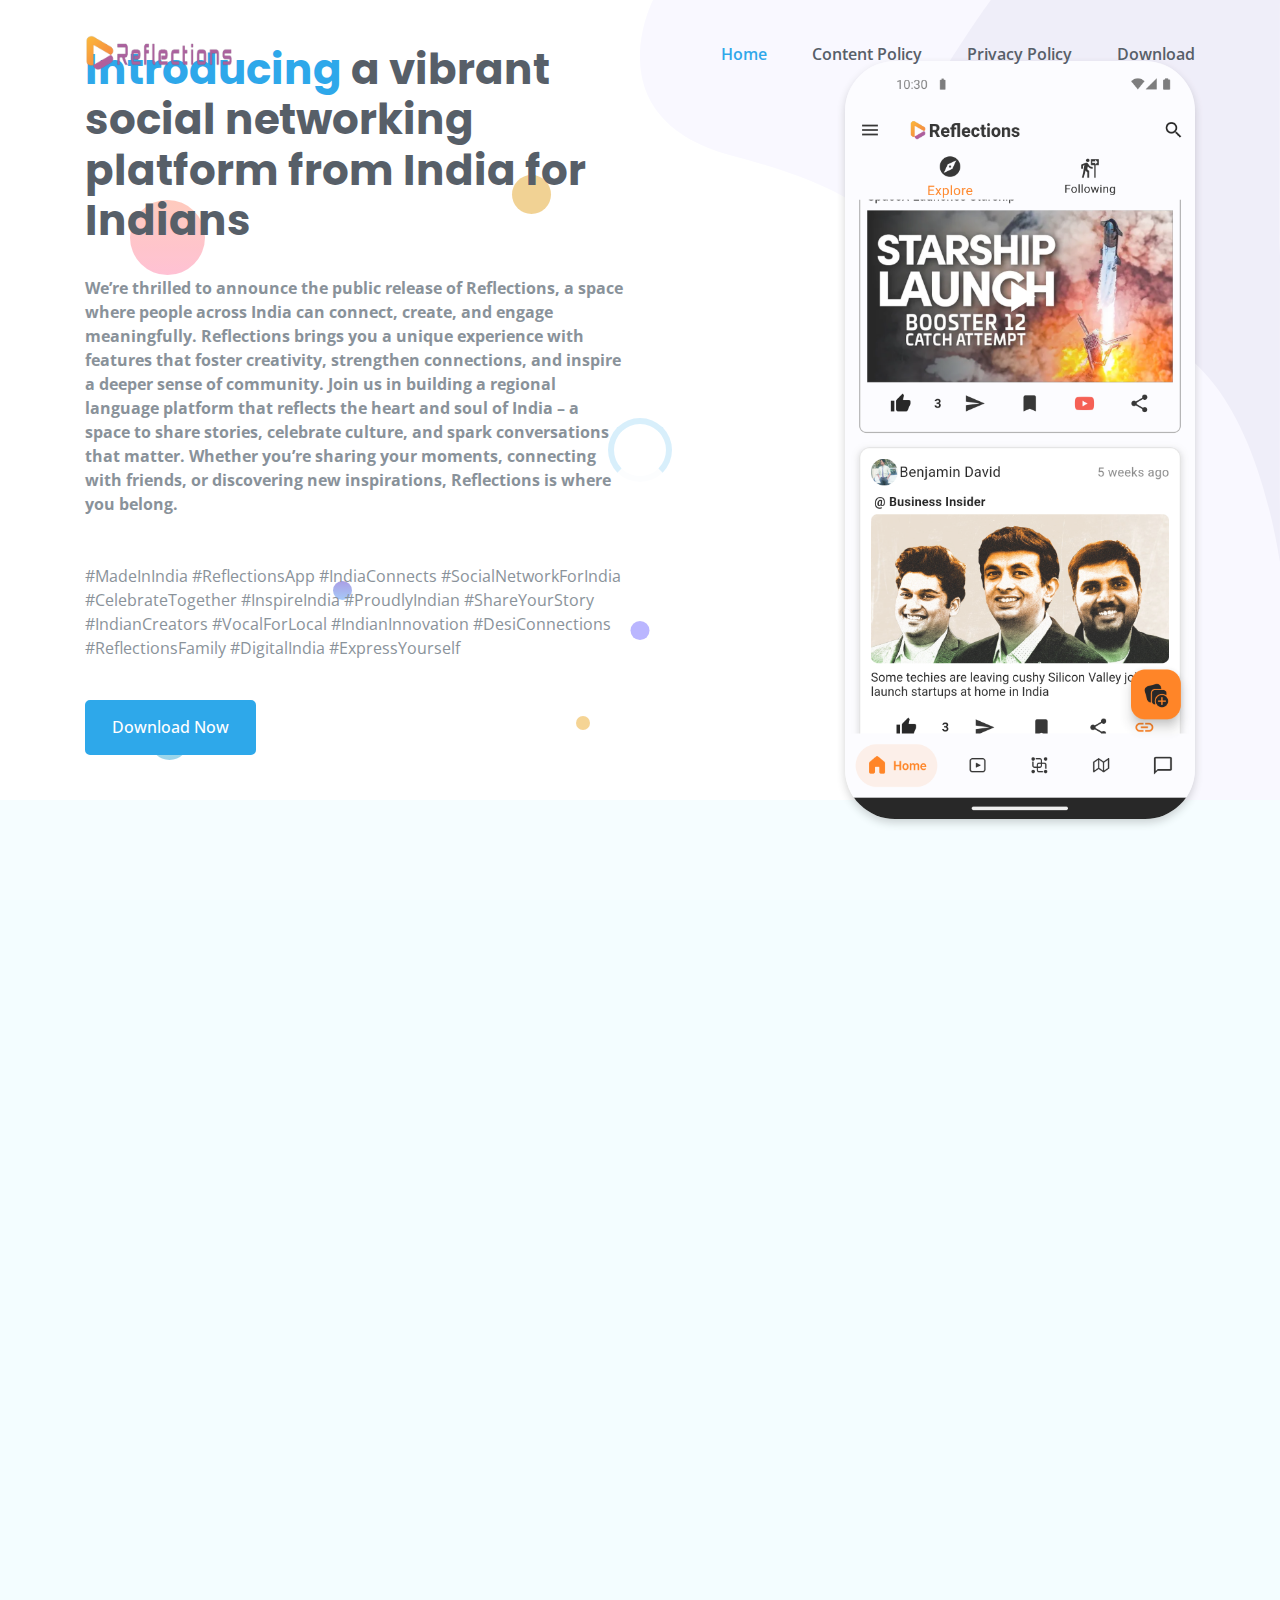
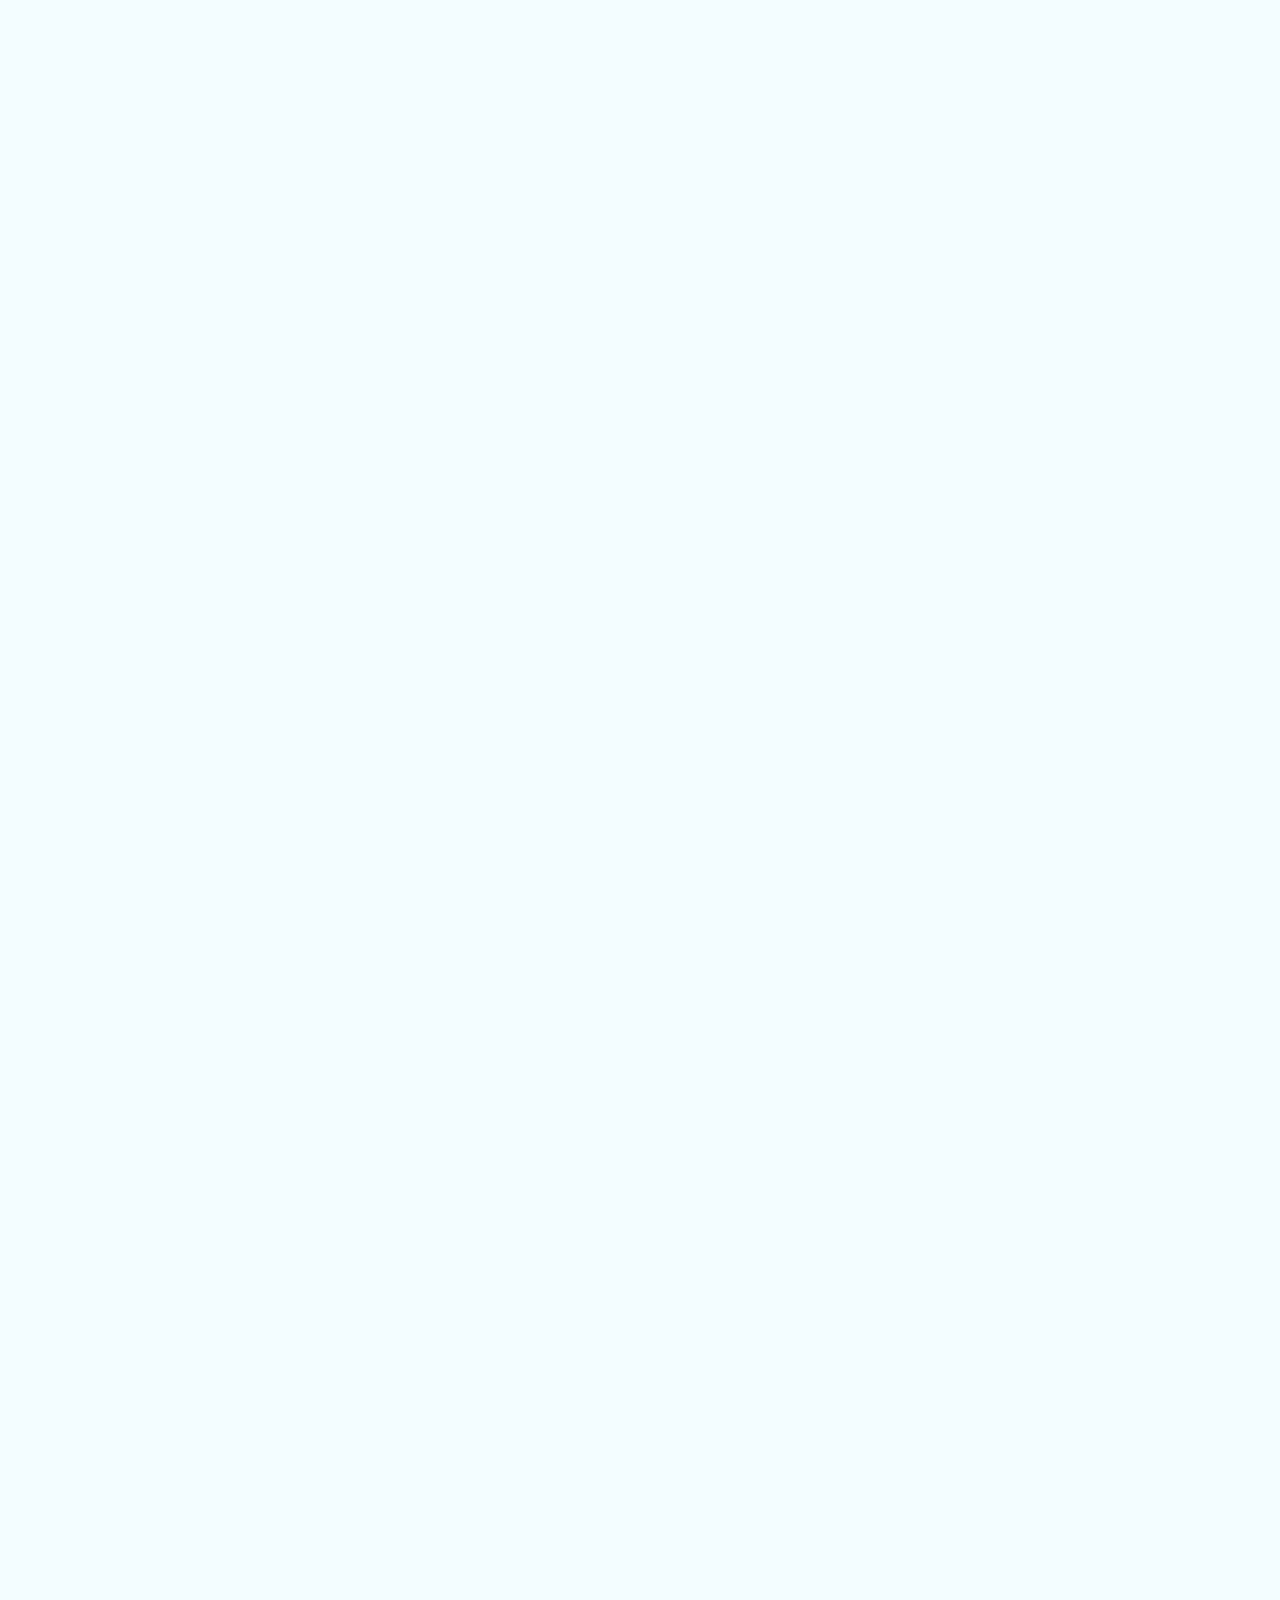
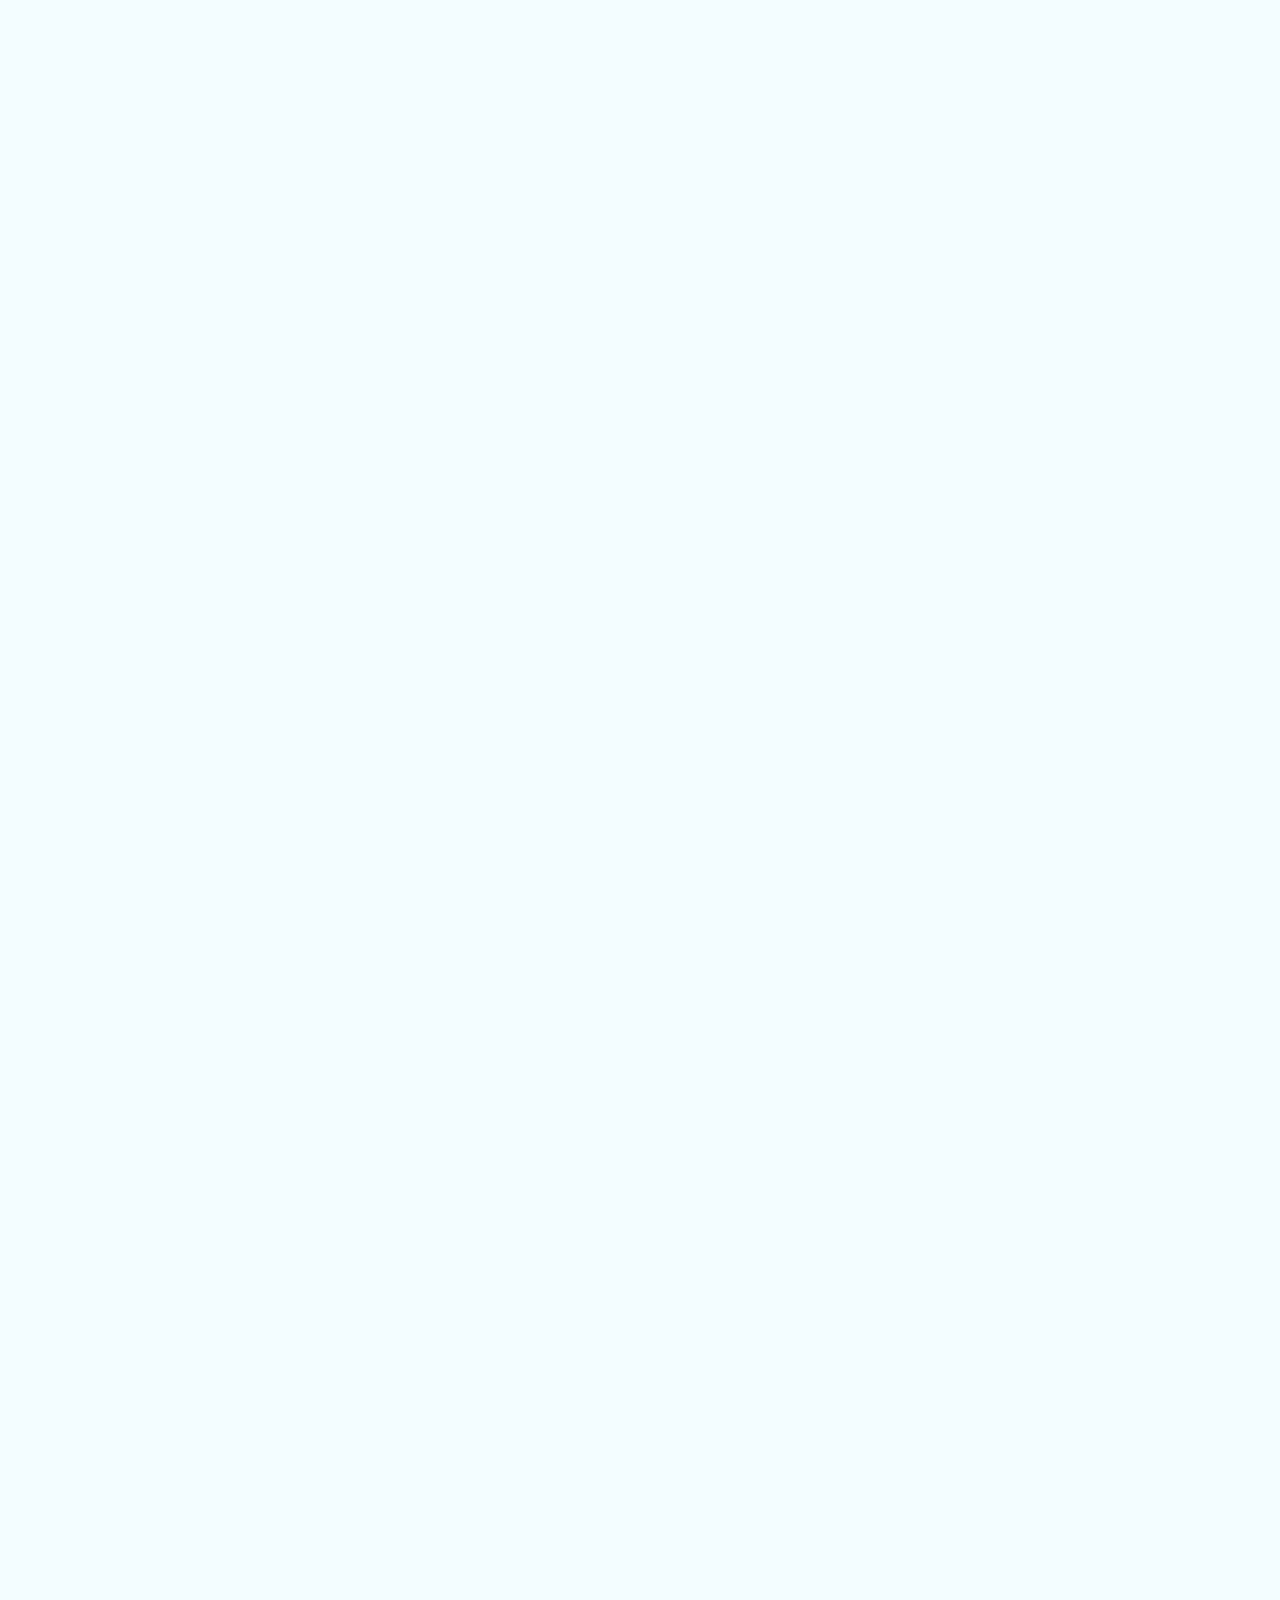
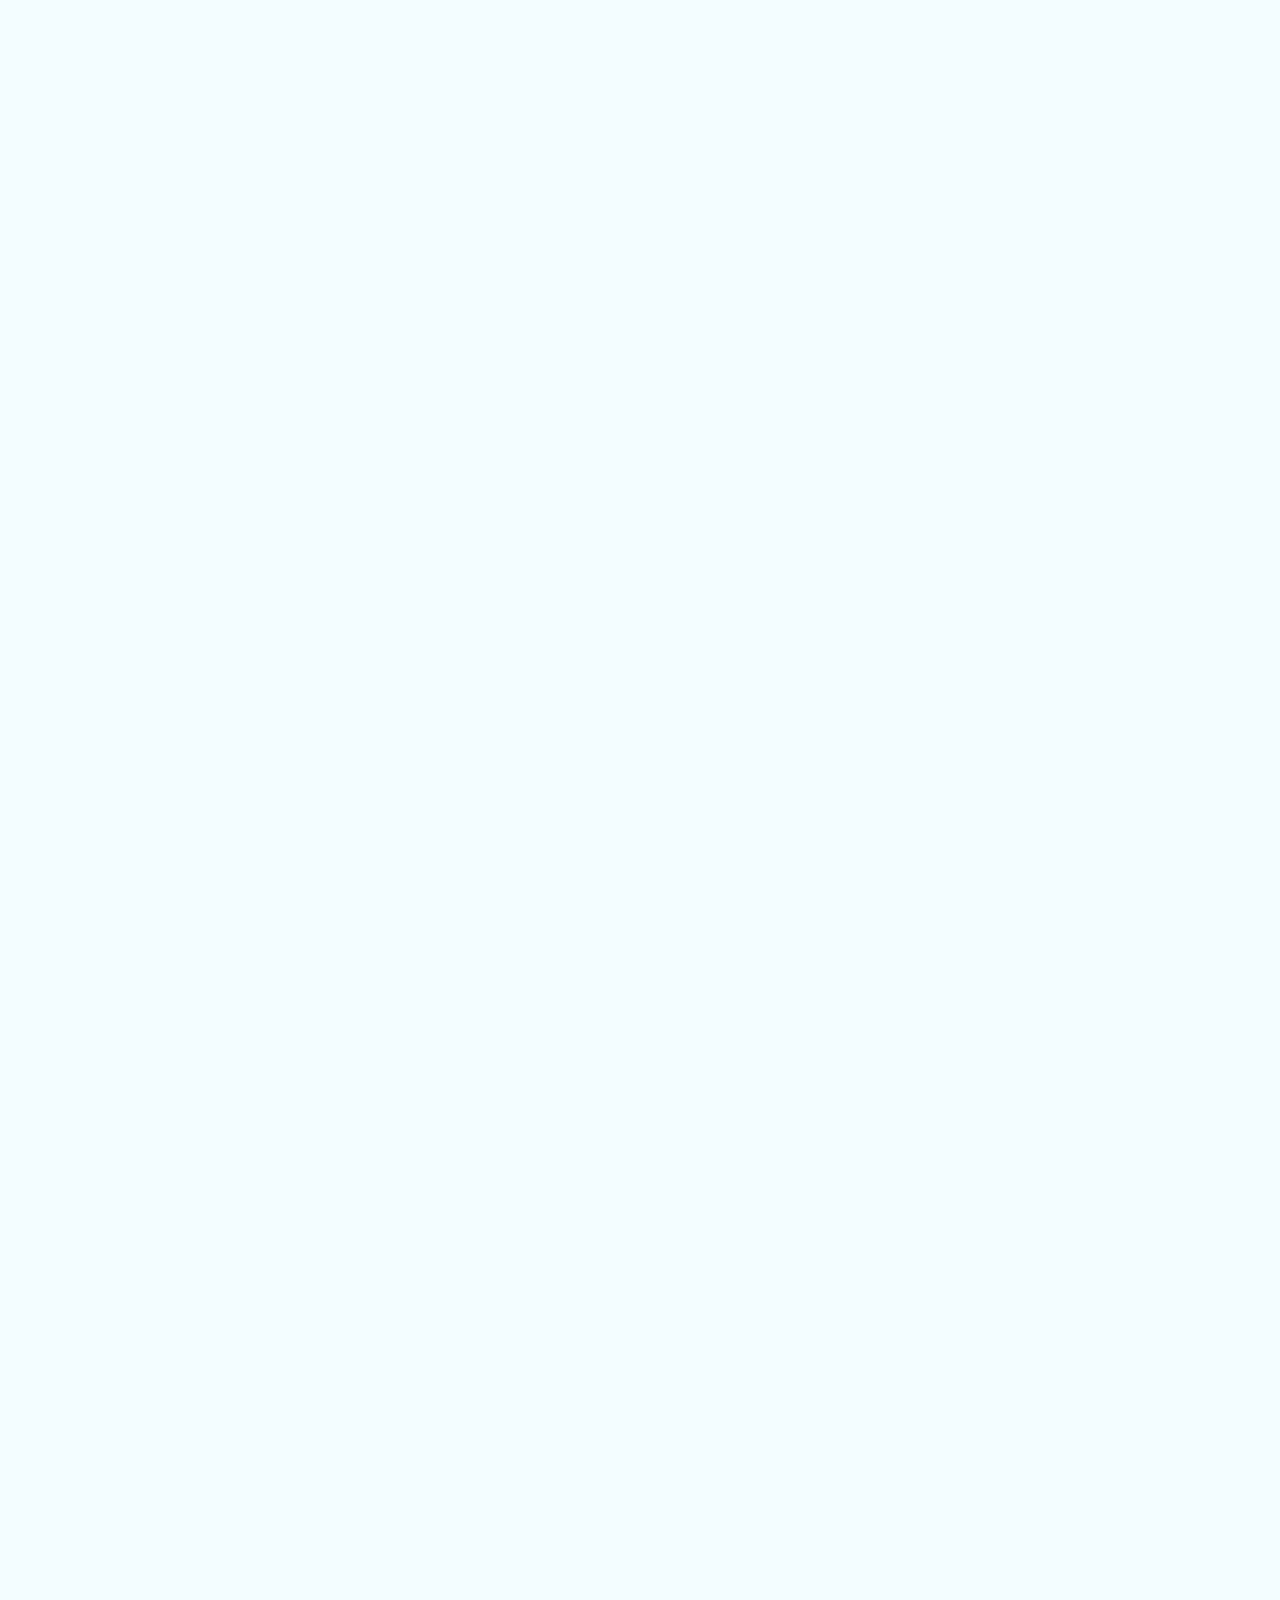
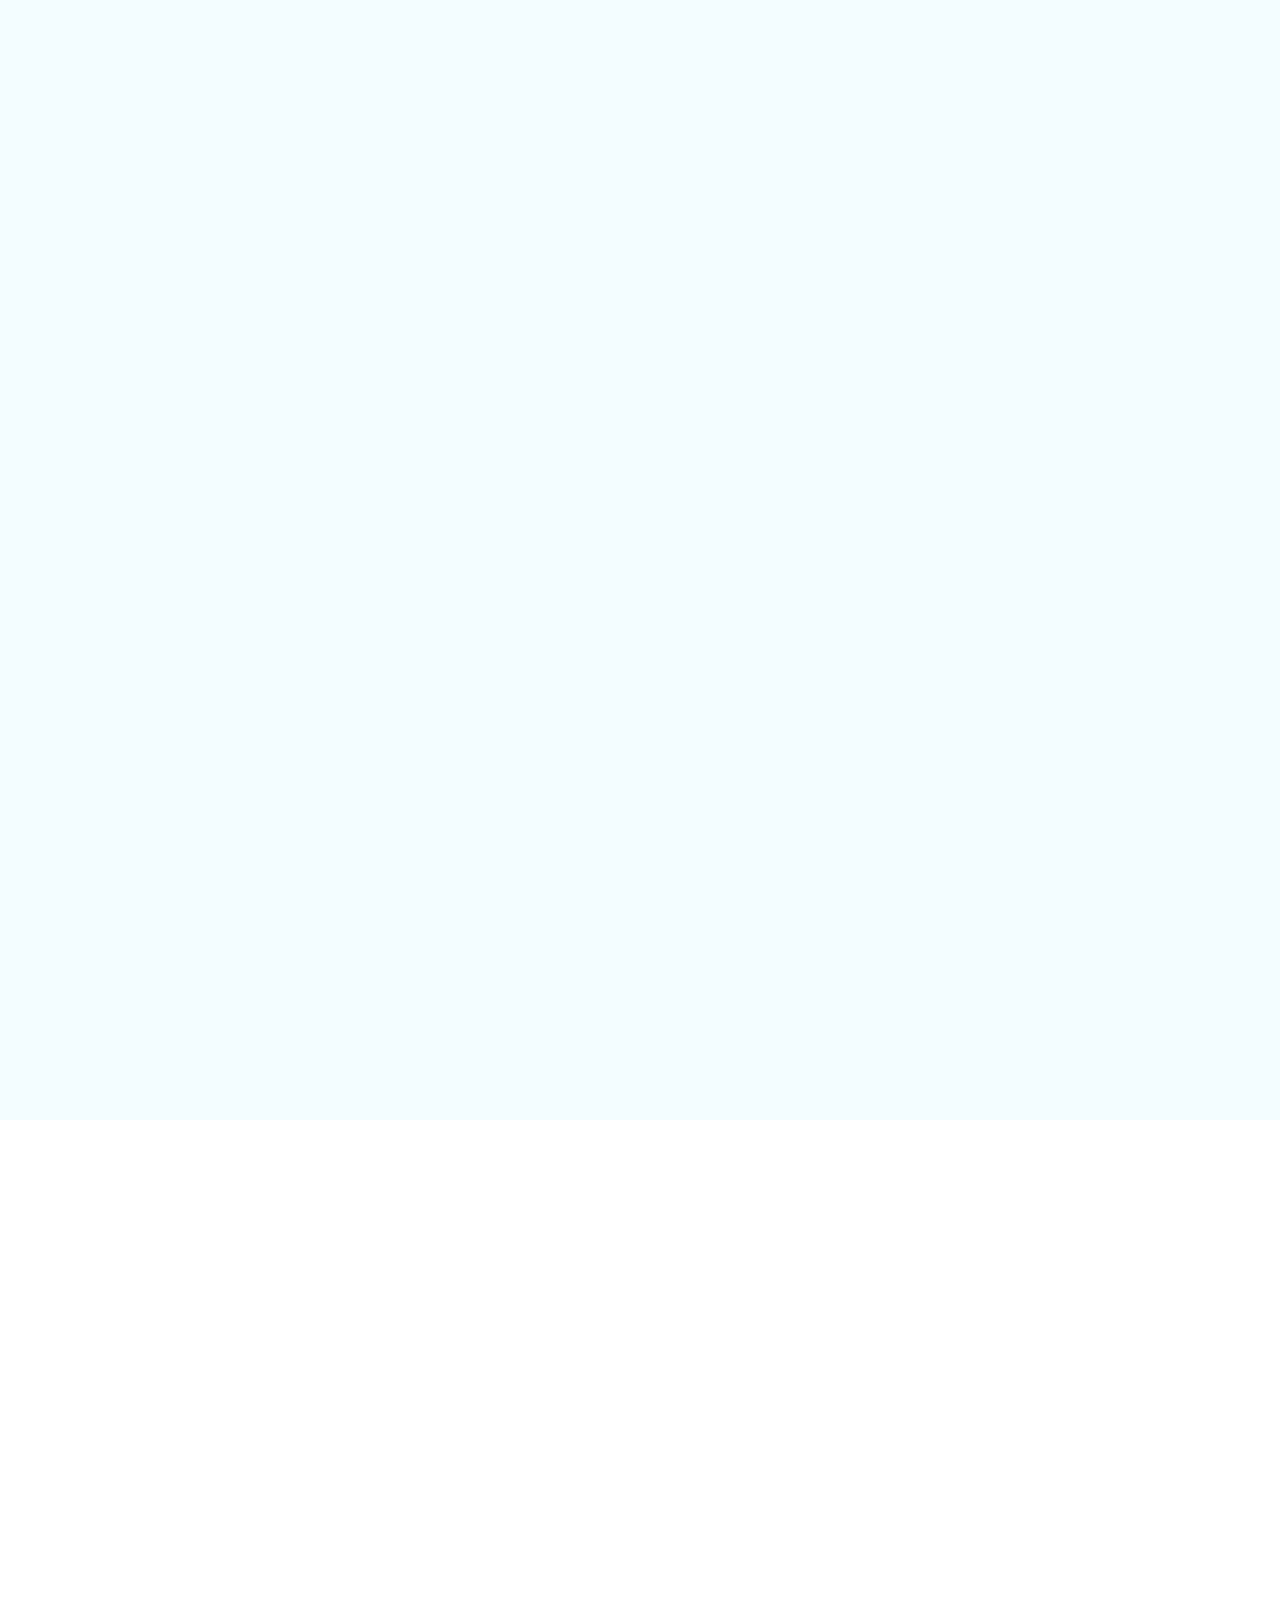
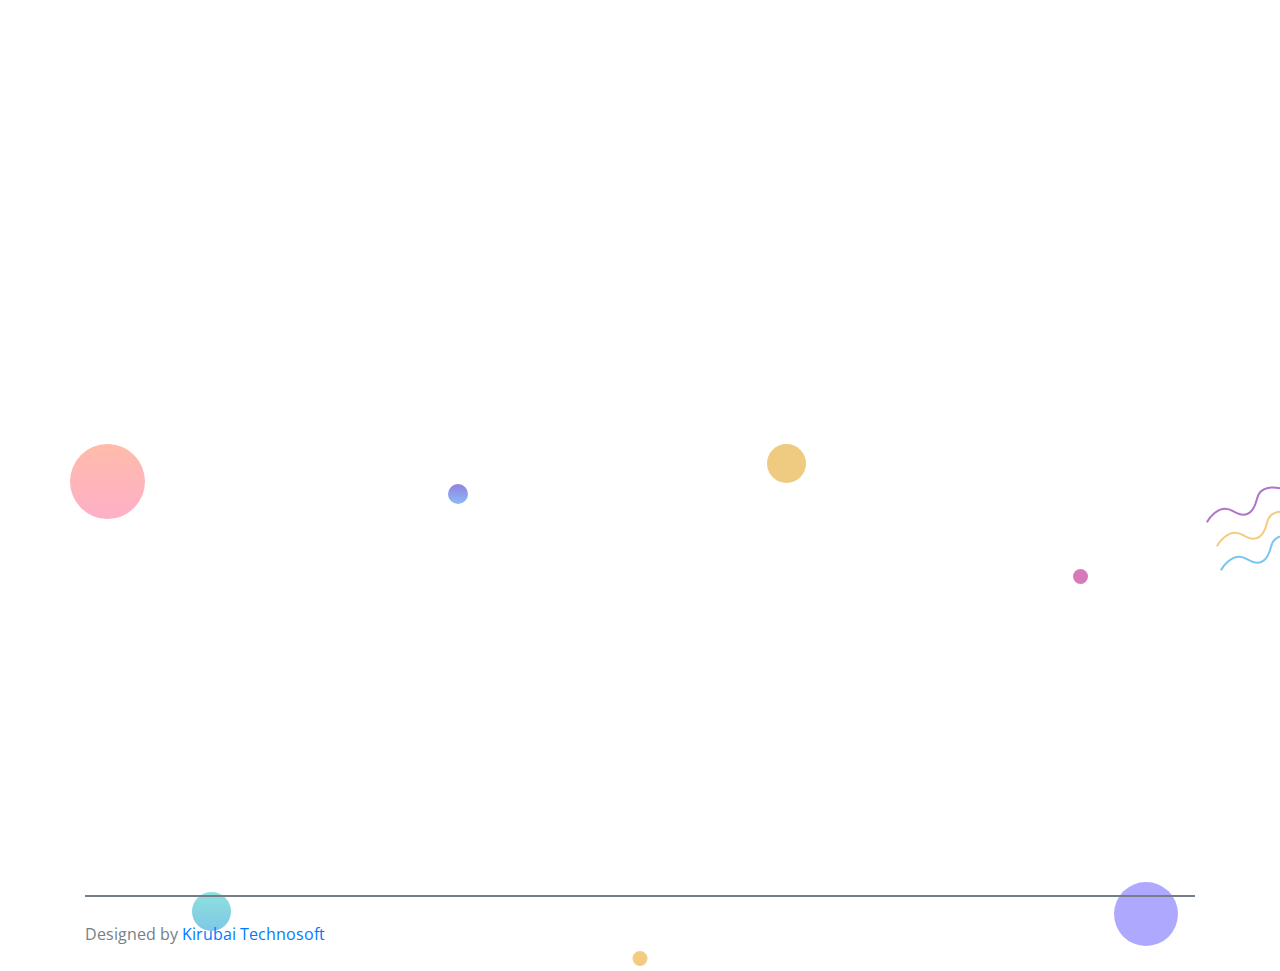
<file: index.html>
<!doctype html>
<html class="no-js" lang="en">

<head>
    <meta charset="utf-8">

    <!--====== Title ======-->
    <title>Reflections App</title>

    <meta name="description" content="Introducing a vibrant social networking platform from India for Indians.">
    <meta name="viewport" content="width=device-width, initial-scale=1.0">
    <meta name="keywords"
        content="Reflections, social network, connect, friends, posts, Thoothukudi, Tamil Nadu, share moments, interests, community, MudhalVC, IdeaPattarai, PitchDay, photo sharing, video sharing, chat, messaging, AI recommendations, discover people, social media platform,  MadeInIndia, ReflectionsApp, IndiaConnects, SocialNetworkForIndia, CelebrateTogether, InspireIndia, ProudlyIndian, ShareYourStory, IndianCreators, VocalForLocal, IndianInnovation, DesiConnections, ReflectionsFamily, DigitalIndia, ExpressYourself">

    <!--====== Favicon Icon ======-->
    <link rel="shortcut icon" href="assets/favicons/favicon.ico" type="image/png">
    <!-- Basic favicon for most browsers -->
    <link rel="icon" type="image/png" sizes="32x32" href="assets/favicons/favicon-32x32.png">
    <link rel="icon" type="image/png" sizes="16x16" href="assets/favicons/favicon-16x16.png">

    <!-- Apple Touch Icon for iOS -->
    <link rel="apple-touch-icon" sizes="180x180" href="assets/favicons/apple-touch-icon.png">

    <!-- Favicon for Android -->
    <link rel="icon" type="image/png" sizes="192x192" href="assets/favicons/android-chrome-192x192.png">
    <link rel="icon" type="image/png" sizes="512x512" href="assets/favicons/android-chrome-512x512.png">

    <!-- General Favicon -->
    <link rel="shortcut icon" href="assets/favicons/favicon.ico" type="image/x-icon">



    <!--====== Animate CSS ======-->
    <link rel="stylesheet" href="assets/css/animate.css">

    <!--====== lineicons CSS ======-->
    <link rel="stylesheet" href="assets/css/lineicons.css">

    <!--====== Bootstrap CSS ======-->
    <link rel="stylesheet" href="assets/css/bootstrap.min.css">

    <!--====== Default CSS ======-->
    <link rel="stylesheet" href="assets/css/default.css">

    <!--====== Style CSS ======-->
    <link rel="stylesheet" href="assets/css/style.css">

    <style>
        * {
            box-sizing: border-box;
        }

        @media (max-width: 600px) {

            html,
            body {
                margin: 0;
                padding: 0;
                overflow-x: hidden;
            }
        }

        img,
        video {
            max-width: 100%;
            height: auto;
        }
    </style>
</head>

<body>
    <!--[if IE]>
    <p class="browserupgrade">You are using an <strong>outdated</strong> browser. Please <a href="https://browsehappy.com/">upgrade your browser</a> to improve your experience and security.</p>
  <![endif]-->

    <!--====== PRELOADER PART START ======-->

    <div class="preloader">
        <div class="loader">
            <div class="ytp-spinner">
                <div class="ytp-spinner-container">
                    <div class="ytp-spinner-rotator">
                        <div class="ytp-spinner-left">
                            <div class="ytp-spinner-circle"></div>
                        </div>
                        <div class="ytp-spinner-right">
                            <div class="ytp-spinner-circle"></div>
                        </div>
                    </div>
                </div>
            </div>
        </div>
    </div>

    <!--====== PRELOADER PART ENDS ======-->

    <!--====== HEADER PART START ======-->

    <header class="header-area">
        <div class="navbar-area">
            <div class="container">
                <div class="row">
                    <div class="col-lg-12">
                        <nav class="navbar navbar-expand-lg">
                            <a class="navbar-brand" href="index.html">
                                <img src="assets/images/logo.png" alt="Logo">
                            </a>
                            <button class="navbar-toggler" type="button" data-toggle="collapse"
                                data-target="#navbarSupportedContent" aria-controls="navbarSupportedContent"
                                aria-expanded="false" aria-label="Toggle navigation">
                                <span class="toggler-icon"></span>
                                <span class="toggler-icon"></span>
                                <span class="toggler-icon"></span>
                            </button>

                            <div class="collapse navbar-collapse sub-menu-bar" id="navbarSupportedContent">
                                <ul id="nav" class="navbar-nav ml-auto">
                                    <li class="nav-item active">
                                        <a class="page-scroll" href="#home">Home</a>
                                    </li>
                                    <li class="nav-item">
                                        <a class="page-scroll" href="content_policy.html">Content Policy</a>
                                    </li>                                    
                                    <li class="nav-item">
                                        <a class="page-scroll" href="privacy_policy.html">Privacy Policy</a>
                                    </li>
                                    <li class="nav-item">
                                        <a class="page-scroll" href="#download">Download</a>
                                    </li>
                                </ul>
                            </div> <!-- navbar collapse -->
                        </nav> <!-- navbar -->
                    </div>
                </div> <!-- row -->
            </div> <!-- container -->
        </div> <!-- navbar area -->

        <div id="home" class="header-hero bg_cover d-lg-flex align-items-center">

            <div class="shape shape-1"></div>
            <div class="shape shape-2"></div>
            <div class="shape shape-3"></div>
            <div class="shape shape-4"></div>
            <div class="shape shape-5"></div>
            <div class="shape shape-6"></div>

            <div class="container">
                <div class="row align-items-center justify-content-center justify-content-lg-between">
                    <div class="col-lg-6 col-md-10">
                        <div class="header-hero-content">
                            <h3 class="header-title wow fadeInLeftBig" data-wow-duration="1.3s" data-wow-delay="0.2s">
                                <span>Introducing</span> a vibrant social networking platform from India for Indians
                            </h3>
                            <p class="text wow fadeInLeftBig" data-wow-duration="1.3s" data-wow-delay="0.6s"><b>We’re
                                    thrilled to announce the public release of Reflections, a space where people across
                                    India can connect, create, and engage meaningfully. Reflections brings you a unique
                                    experience with features that foster creativity, strengthen connections, and inspire
                                    a deeper sense of community. Join us in building a regional language platform that reflects the heart
                                    and soul of India – a space to share stories, celebrate culture, and spark
                                    conversations that matter. Whether you’re sharing your moments, connecting with
                                    friends, or discovering new inspirations, Reflections is where you belong.</b>
                            </p>
                            <br />
                            <br />
                            <p>
                                #MadeInIndia
                                #ReflectionsApp
                                #IndiaConnects
                                #SocialNetworkForIndia
                                #CelebrateTogether
                                #InspireIndia
                                #ProudlyIndian
                                #ShareYourStory
                                #IndianCreators
                                #VocalForLocal
                                #IndianInnovation
                                #DesiConnections
                                #ReflectionsFamily
                                #DigitalIndia
                                #ExpressYourself</p>
                            <ul class="d-flex">
                                <li><a href="assets/app/reflections.apk" rel="nofollow"
                                        class="main-btn wow fadeInLeftBig" data-wow-duration="1.3s"
                                        data-wow-delay="0.8s">Download Now</a></li>
                            </ul>
                        </div> <!-- header hero content -->
                    </div>
                    <div class="col-lg-4 col-md-6 col-sm-6 col-10">
                        <div class="header-image">
                            <div class="about-shape"></div>
                            <img src="assets/images/header-app.png" alt="app" class="image wow fadeInRightBig"
                                data-wow-duration="1.3s" data-wow-delay="0.5s"
                                style="border-radius: 50px; display: block; box-shadow: 0 4px 8px rgba(0, 0, 0, 0.2);">
                        </div> <!-- header image -->
                    </div>
                </div> <!-- row -->
            </div> <!-- container -->
            <div class="header-shape-1"></div> <!-- header shape -->
            <div class="header-shape-2">
                <img src="assets/images/header-shape-2.svg" alt="shape">
            </div> <!-- header shape -->
        </div> <!-- header hero -->
    </header>

    <!--====== HEADER PART ENDS ======-->

    <!--====== SERVICES PART START ======
    
    <section id="why" class="services-area pt-110 pb-120">
        <div class="container">
            <div class="row justify-content-center">
                <div class="col-lg-7">
                    <div class="section-title text-center pb-25">
                        <h3 class="title">Why You Should Choose AppLand</h3>
                        <p class="text">Alii nusquam cu duo, vim eu consulatu percipitur, meis dolor comprehensam at vis. Vel ut percipitur dignissim signiferumque.</p>
                    </div> 
                </div>
            </div>
            <div class="row">
                <div class="col-lg-3 col-sm-6">
                    <div class="single-services services-color-1 text-center mt-30 wow fadeInUpBig" data-wow-duration="1.3s" data-wow-delay="0.2s">
                        <div class="services-icon d-flex align-items-center justify-content-center">
                            <i class="lni lni-layers"></i>
                        </div>
                        <div class="services-content">
                            <h4 class="services-title"><a href="#">Clean Design</a></h4>
                            <p class="text">Lorem ipsum dolor sitam etco snsetetur sadipscing elitr sed diam nonumy.</p>
                        </div>
                    </div>
                </div>
                <div class="col-lg-3 col-sm-6">
                    <div class="single-services services-color-2 text-center mt-30 wow fadeInUpBig" data-wow-duration="1.3s" data-wow-delay="0.4s">
                        <div class="services-icon d-flex align-items-center justify-content-center">
                            <i class="lni lni-layout"></i>
                        </div>
                        <div class="services-content">
                            <h4 class="services-title"><a href="#">Easy to Use</a></h4>
                            <p class="text">Lorem ipsum dolor sitam etco snsetetur sadipscing elitr sed diam nonumy.</p>
                        </div>
                    </div>
                </div>
                <div class="col-lg-3 col-sm-6">
                    <div class="single-services services-color-3 text-center mt-30 wow fadeInUpBig" data-wow-duration="1.3s" data-wow-delay="0.6s">
                        <div class="services-icon d-flex align-items-center justify-content-center">
                            <i class="lni lni-bolt"></i>
                        </div>
                        <div class="services-content">
                            <h4 class="services-title"><a href="#">Fast Loading</a></h4>
                            <p class="text">Lorem ipsum dolor sitam etco snsetetur sadipscing elitr sed diam nonumy.</p>
                        </div>
                    </div> 
                </div>
                <div class="col-lg-3 col-sm-6">
                    <div class="single-services services-color-4 text-center mt-30 wow fadeInUpBig" data-wow-duration="1.3s" data-wow-delay="0.8s">
                        <div class="services-icon d-flex align-items-center justify-content-center">
                            <i class="lni lni-protection"></i>
                        </div>
                        <div class="services-content">
                            <h4 class="services-title"><a href="#">All Elements</a></h4>
                            <p class="text">Lorem ipsum dolor sitam etco snsetetur sadipscing elitr sed diam nonumy.</p>
                        </div>
                    </div> 
                </div>
        </div> 
    </section>
-->
    <!--====== SERVICES PART ENDS ======-->

    <!--====== ABOUT PART START ======-->

    <section id="about" class="about-area pt-70 pb-120">
        <div class="container">
            <div class="row align-items-center">
                <div class="col-lg-6">
                    <div class="about-image mt-50 wow fadeInLeftBig" data-wow-duration="1.3s" data-wow-delay="0.5s">
                        <div class="about-shape"></div>
                        <img class="app" src="assets/images/updates_news.png" alt="app">
                    </div> <!-- about image -->
                </div>
                <div class="col-lg-6">
                    <div class="about-content mt-50 wow fadeInRightBig" data-wow-duration="1.3s" data-wow-delay="0.5s">
                        <div class="section-title">
                            <h3 class="title">✨ Explore</h3>
                            <p class="text">Discover a constantly refreshed world of diverse content created by users
                                from around the globe. Find stories, photos, and videos that inspire, entertain, and
                                engage.</p>
                        </div> <!-- section title -->
                        <a href="assets/app/reflections.apk" rel="nofollow" class="main-btn">Download Now</a>
                    </div> <!-- about content -->
                </div>
            </div> <!-- row -->
        </div> <!-- container -->
    </section>

    <section id="about" class="about-area pt-70 pb-120">
        <div class="container">
            <div class="row align-items-center">
                <div class="col-lg-6">
                    <div class="about-content mt-50 wow fadeInRightBig" data-wow-duration="1.3s" data-wow-delay="0.5s">
                        <div class="section-title">
                            <h3 class="title">🎥 Reels</h3>
                            <p class="text">Express yourself with short, dynamic videos! Whether it’s life hacks,
                                personal moments, or creative expression, Reels lets you share quick, engaging content,
                                enhanced with filters and music.</p>
                        </div> <!-- section title -->
                        <a href="assets/app/reflections.apk" rel="nofollow" class="main-btn">Download Now</a>
                    </div> <!-- about content -->
                </div>
                <div class="col-lg-6">
                    <div class="about-image mt-50 wow fadeInLeftBig" data-wow-duration="1.3s" data-wow-delay="0.5s">
                        <div class="about-shape"></div>
                        <img class="app" src="assets/images/reel_page.png" alt="app">
                    </div> <!-- about image -->
                </div>
            </div> <!-- row -->
        </div> <!-- container -->
    </section>

    <section id="about" class="about-area pt-70 pb-120">
        <div class="container">
            <div class="row align-items-center">
                <div class="col-lg-6">
                    <div class="about-image mt-50 wow fadeInLeftBig" data-wow-duration="1.3s" data-wow-delay="0.5s">
                        <div class="about-shape"></div>
                        <img class="app" src="assets/images/connect_app.png" alt="app">
                    </div> <!-- about image -->
                </div>
                <div class="col-lg-6">
                    <div class="about-content mt-50 wow fadeInRightBig" data-wow-duration="1.3s" data-wow-delay="0.5s">
                        <div class="section-title">
                            <h3 class="title">🤝 Connect</h3>
                            <p class="text">Build genuine and meaningful relationships. Connect enables you to follow
                                and be followed, fostering an authentic community. Whether you’re networking or making
                                new friends, this feature helps you connect with like-minded individuals.</p>
                        </div> <!-- section title -->
                        <a href="assets/app/reflections.apk" rel="nofollow" class="main-btn">Download Now</a>
                    </div> <!-- about content -->
                </div>
            </div> <!-- row -->
        </div> <!-- container -->
    </section>


    <section id="about" class="about-area pt-70 pb-120">
        <div class="container">
            <div class="row align-items-center">
                <div class="col-lg-6">
                    <div class="about-content mt-50 wow fadeInRightBig" data-wow-duration="1.3s" data-wow-delay="0.5s">
                        <div class="section-title">
                            <h3 class="title">💬 Chats</h3>
                            <p class="text">Engage in fun and secure conversations with your followers. Chats provides a
                                real-time messaging experience, complete with smileys and stickers, so you can
                                communicate in a personal and enjoyable way.</p>
                        </div> <!-- section title -->
                        <a href="assets/app/reflections.apk" rel="nofollow" class="main-btn">Download Now</a>
                    </div> <!-- about content -->
                </div>
                <div class="col-lg-6">
                    <div class="about-image mt-50 wow fadeInLeftBig" data-wow-duration="1.3s" data-wow-delay="0.5s">
                        <div class="about-shape"></div>
                        <img class="app" src="assets/images/chat_app.png" alt="app">
                    </div> <!-- about image -->
                </div>
            </div> <!-- row -->
        </div> <!-- container -->
    </section>


    <section id="about" class="about-area pt-70 pb-120">
        <div class="container">
            <div class="row align-items-center">
                <div class="col-lg-6">
                    <div class="about-image mt-50 wow fadeInLeftBig" data-wow-duration="1.3s" data-wow-delay="0.5s">
                        <div class="about-shape"></div>
                        <img class="app" src="assets/images/hashtags_page.png" alt="app">
                    </div> <!-- about image -->
                </div>
                <div class="col-lg-6">
                    <div class="about-content mt-50 wow fadeInRightBig" data-wow-duration="1.3s" data-wow-delay="0.5s">
                        <div class="section-title">
                            <h3 class="title">#️⃣ Hashtags</h3>
                            <p class="text">Join trending conversations and topics with Hashtags. Stay updated on the
                                latest trends, amplify your content, and become part of discussions that matter to you.
                            </p>
                        </div> <!-- section title -->
                        <a href="assets/app/reflections.apk" rel="nofollow" class="main-btn">Download Now</a>
                    </div> <!-- about content -->
                </div>
            </div> <!-- row -->
        </div> <!-- container -->
    </section>


    <section id="about" class="about-area pt-70 pb-120">
        <div class="container">
            <div class="row align-items-center">
                <div class="col-lg-6">
                    <div class="about-content mt-50 wow fadeInRightBig" data-wow-duration="1.3s" data-wow-delay="0.5s">
                        <div class="section-title">
                            <h3 class="title">🌍 Wavelength Matching</h3>
                            <p class="text">Find your tribe! This unique feature analyzes your interests and engagement
                                patterns to suggest connections with like-minded individuals. The Connection Compass and
                                Wavelength Matching feature helps you discover deeper, more meaningful connections.</p>
                        </div> <!-- section title -->
                        <a href="assets/app/reflections.apk" rel="nofollow" class="main-btn">Download Now</a>
                    </div> <!-- about content -->
                </div>
                <div class="col-lg-6">
                    <div class="about-image mt-50 wow fadeInLeftBig" data-wow-duration="1.3s" data-wow-delay="0.5s">
                        <div class="about-shape"></div>
                        <img class="app" src="assets/images/wavelength_app.png" alt="app">
                    </div> <!-- about image -->
                </div>
            </div> <!-- row -->
        </div> <!-- container -->
    </section>

    <section id="about" class="about-area pt-70 pb-120">
        <div class="container">
            <div class="row align-items-center">
                <div class="col-lg-6">
                    <div class="about-image mt-50 wow fadeInLeftBig" data-wow-duration="1.3s" data-wow-delay="0.5s">
                        <div class="about-shape"></div>
                        <img class="app" src="assets/images/hub_community.png" alt="community">
                    </div> <!-- about image -->
                </div>
                <div class="col-lg-6">
                    <div class="about-content mt-50 wow fadeInRightBig" data-wow-duration="1.3s" data-wow-delay="0.5s">
                        <div class="section-title">
                            <h3 class="title">🌐 Join the Community</h3>
                            <p class="text">Connect, collaborate, and share your ideas in a vibrant community! Explore
                                hubs where like-minded individuals come together to discuss, inspire, and innovate.
                                Whether you're looking to brainstorm, learn, or just share, there's a hub for you!</p>
                        </div> <!-- section title -->
                        <a href="assets/app/reflections.apk" rel="nofollow" class="main-btn">Explore Hubs</a>
                    </div> <!-- about content -->
                </div>
            </div> <!-- row -->
        </div> <!-- container -->
    </section>

    <section id="about" class="about-area pt-70 pb-120">
        <div class="container">
            <div class="row align-items-center">
                <div class="col-lg-6">
                    <div class="about-content mt-50 wow fadeInRightBig" data-wow-duration="1.3s" data-wow-delay="0.5s">
                        <div class="section-title">
                            <h3 class="title">📍 Real-Time Connections</h3>
                            <p class="text">Discover followers nearby with our interactive map feature! See who's around
                                you in real-time, and instantly connect via calls, texts, or in-app chat. Strengthen
                                your connections and make networking effortless, no matter where you are.</p>
                        </div> <!-- section title -->
                        <a href="assets/app/reflections.apk" rel="nofollow" class="main-btn">Try It Now</a>
                    </div> <!-- about content -->
                </div>
                <div class="col-lg-6">
                    <div class="about-image mt-50 wow fadeInLeftBig" data-wow-duration="1.3s" data-wow-delay="0.5s">
                        <div class="about-shape"></div>
                        <img class="app" src="assets/images/discover_followers.png" alt="real-time map feature">
                    </div> <!-- about image -->
                </div>
            </div> <!-- row -->
        </div> <!-- container -->
    </section>

    <!--====== DOWNLOAD PART START ======-->

    <section id="download" class="download-area pt-70 pb-40">
        <div class="container">
            <div class="row justify-content-center align-items-center">
                <div class="col-lg-6 col-md-9">
                    <div class="download-image mt-50 wow fadeInRightBig" data-wow-duration="1.3s" data-wow-delay="0.2s">
                        <img class="image" src="assets/images/header-app.png" alt="download">

                        <div class="download-shape-1"></div>
                        <div class="download-shape-2">
                            <img class="svg" src="assets/images/download-shape.svg" alt="shape">
                        </div>
                    </div> <!-- download image -->
                </div>
                <div class="col-lg-6">
                    <div class="download-content mt-45 wow fadeInLeftBig" data-wow-duration="1.3s"
                        data-wow-delay="0.5s">
                        <h3 class="download-title">Download and Start Using!</h3>
                        <p class="text">
                            🎉 We are thrilled to announce the public release of our platform, bringing people together
                            through a wide range of features that inspire creativity, connection, and meaningful
                            engagement to help shape the future of social networking. Be part of a growing community
                            where every moment is celebrated.</p>

                        <p>We are awaiting Google's approval on Play Store. In the mean time, you can download the
                            latest version of apk file from the download button.</p>
                        <ul>
                            <!--<li><a class="app-store" href="#"><img src="assets/images/app-store.png" alt="store"></a></li>-->
                            <li><a class="play-store" href="assets/app/reflections.apk"><img
                                        src="assets/images/play-store.png" alt="store"></a></li>
                        </ul>
                    </div> <!-- download image -->
                </div>
            </div> <!-- row -->
        </div> <!-- container -->
    </section>

    <!--====== DOWNLOAD PART ENDS ======-->

    <!--====== PART START ======-->

    <footer id="footer" class="footer-area">

        <div class="footer-shape shape-1"></div>
        <div class="footer-shape shape-2"></div>
        <div class="footer-shape shape-3"></div>
        <div class="footer-shape shape-4"></div>
        <div class="footer-shape shape-5"></div>
        <div class="footer-shape shape-6"></div>
        <div class="footer-shape shape-7"></div>
        <div class="footer-shape shape-8">
            <img class="svg" src="assets/images/footer-shape.svg" alt="Shape">
        </div>

        <div class="footer-widget pt-30 pb-80">
            <div class="container">
                <div class="row">
                    <div class="col-lg-4 col-md-6">
                        <div class="footer-about mt-50 wow fadeIn" data-wow-duration="1.3s" data-wow-delay="0.2s">
                            <a class="logo" href="#">
                                <img src="assets/images/logo.png" alt="Logo">
                            </a>
                            <p class="text">Introducing a vibrant social networking platform from India for Indians.</p>
                            <ul class="social">
                                <li><a href="#"><i class="lni lni-facebook"></i></a></li>
                                <li><a href="#"><i class="lni lni-twitter"></i></a></li>
                                <li><a href="#"><i class="lni lni-instagram"></i></a></li>
                                <li><a href="https://www.linkedin.com/company/reflectionsapp"><i
                                            class="lni lni-linkedin"></i></a></li>
                            </ul>
                        </div> <!-- footer about -->
                    </div>
                    <!--
                    <div class="col-lg-5 col-md-6">
                        <div class="footer-link d-flex flex-wrap">
                            <div class="footer-link-wrapper mt-45 wow fadeIn" data-wow-duration="1.3s" data-wow-delay="0.4s">
                                <div class="footer-title">
                                    <h4 class="title">Quick Links</h4>
                                </div>
                                <ul class="link">
                                    <li><a class="" href="#">Home</a></li>
                                    <li><a class="" href="#">Features</a></li>
                                    <li><a class="" href="#">Testimonial</a></li>
                                    <li><a class="" href="#">Pricing</a></li>
                                    <li><a class="" href="#">Contact</a></li>
                                </ul>
                            </div> 
                            
                            <div class="footer-link-wrapper mt-45 wow fadeIn" data-wow-duration="1.3s" data-wow-delay="0.6s">
                                <div class="footer-title">
                                    <h4 class="title">Support</h4>
                                </div>
                                <ul class="link">
                                    <li><a class="" href="#">FAQ</a></li>
                                    <li><a class="" href="#">Privacy Policy</a></li>
                                    <li><a class="" href="#">Terms Of Use</a></li>
                                    <li><a class="" href="#">Legal</a></li>
                                    <li><a class="" href="#">Site Map</a></li>
                                </ul>
                            </div> 
                        </div> 
                    </div> -->
                    <div class="col-lg-3 col-md-6">
                        <div class="footer-contact mt-45 wow fadeIn" data-wow-duration="1.3s" data-wow-delay="0.8s">
                            <div class="footer-title">
                                <h4 class="title">Contact Information</h4>
                            </div>
                            <ul class="contact-list">
                                <li>
                                    <div class="contact-info d-flex">
                                        <div class="info-content media-body">
                                            <p class="text"><i class="lni lni-phone"></i> +91-9952806093</p>
                                        </div>
                                    </div> <!-- contact info -->
                                </li>
                                <li>
                                    <div class="contact-info d-flex">
                                        <div class="info-content media-body">
                                            <p class="text"><a href="mailto://contact.reflections.app@gmail.com"><i
                                                        class="lni lni-envelope"></i>
                                                    contact.reflections.app@gmail.com</a></p>
                                        </div>
                                    </div> <!-- contact info -->
                                </li>
                                <li>
                                    <div class="contact-info d-flex">
                                        <div class="info-content media-body">
                                            <p class="text"><a
                                                    href="https://benjamindavid03.github.io/Reflections-App/"><i
                                                        class="lni lni-world"></i> Reflections</a></p> &
                                            <p class="text"><a
                                                    href="https://www.linkedin.com/company/reflectionsapp/"><i
                                                        class="lni lni-world"></i> Reflections App</a></p>
                                        </div>
                                    </div> <!-- contact info -->
                                </li>
                                <li>
                                    <div class="contact-info d-flex">
                                        <div class="info-content media-body">
                                            <p class="text"><i class="lni lni-map"></i> 7C 6th Street, Thoothukudi,
                                                Tamil Nadu 628002.</p>
                                        </div>
                                    </div> <!-- contact info -->
                                </li>
                            </ul> <!-- contact list -->
                        </div> <!-- footer contact -->
                    </div>
                </div> <!-- row -->
            </div> <!-- container -->
        </div> <!-- footer widget -->

        <div class="footer-copyright">
            <div class="container">
                <div class="row">
                    <div class="col-lg-12">
                        <div class="copyright d-sm-flex justify-content-between">
                            <div class="copyright-text text-center">
                                <p class="text">Designed by <a rel="nofollow" href="https://kirubaitech.in">Kirubai
                                        Technosoft</a></p>
                            </div> <!-- copyright text -->

                            <!--<div class="copyright-privacy text-center">
                                <a href="#">Report Issues</a>
                            </div> -->
                        </div> <!-- copyright -->
                    </div>
                </div> <!-- row -->
            </div> <!-- container -->
        </div> <!-- footer copyright -->
    </footer>

    <!--====== PART ENDS ======-->

    <!--====== BACK TOP TOP PART START ======-->

    <a href="#" class="back-to-top"><i class="lni lni-chevron-up"></i></a>

    <!--====== BACK TOP TOP PART ENDS ======-->

    <!--====== PART START ======-->

    <!--
    <section class="">
        <div class="container">
            <div class="row">
                <div class="col-lg-"></div> 
            </div>
        </div>
    </section>
-->

    <!--====== PART ENDS ======-->





    <!--====== Jquery js ======-->
    <script src="assets/js/vendor/jquery-1.12.4.min.js"></script>
    <script src="assets/js/vendor/modernizr-3.7.1.min.js"></script>

    <!--====== Bootstrap js ======-->
    <script src="assets/js/popper.min.js"></script>
    <script src="assets/js/bootstrap.min.js"></script>


    <!--====== WOW js ======-->
    <script src="assets/js/wow.min.js"></script>


    <!--====== Scrolling Nav js ======-->
    <script src="assets/js/jquery.easing.min.js"></script>
    <script src="assets/js/scrolling-nav.js"></script>

    <!--====== Main js ======-->
    <script src="assets/js/main.js"></script>

</body>

</html>
</file>
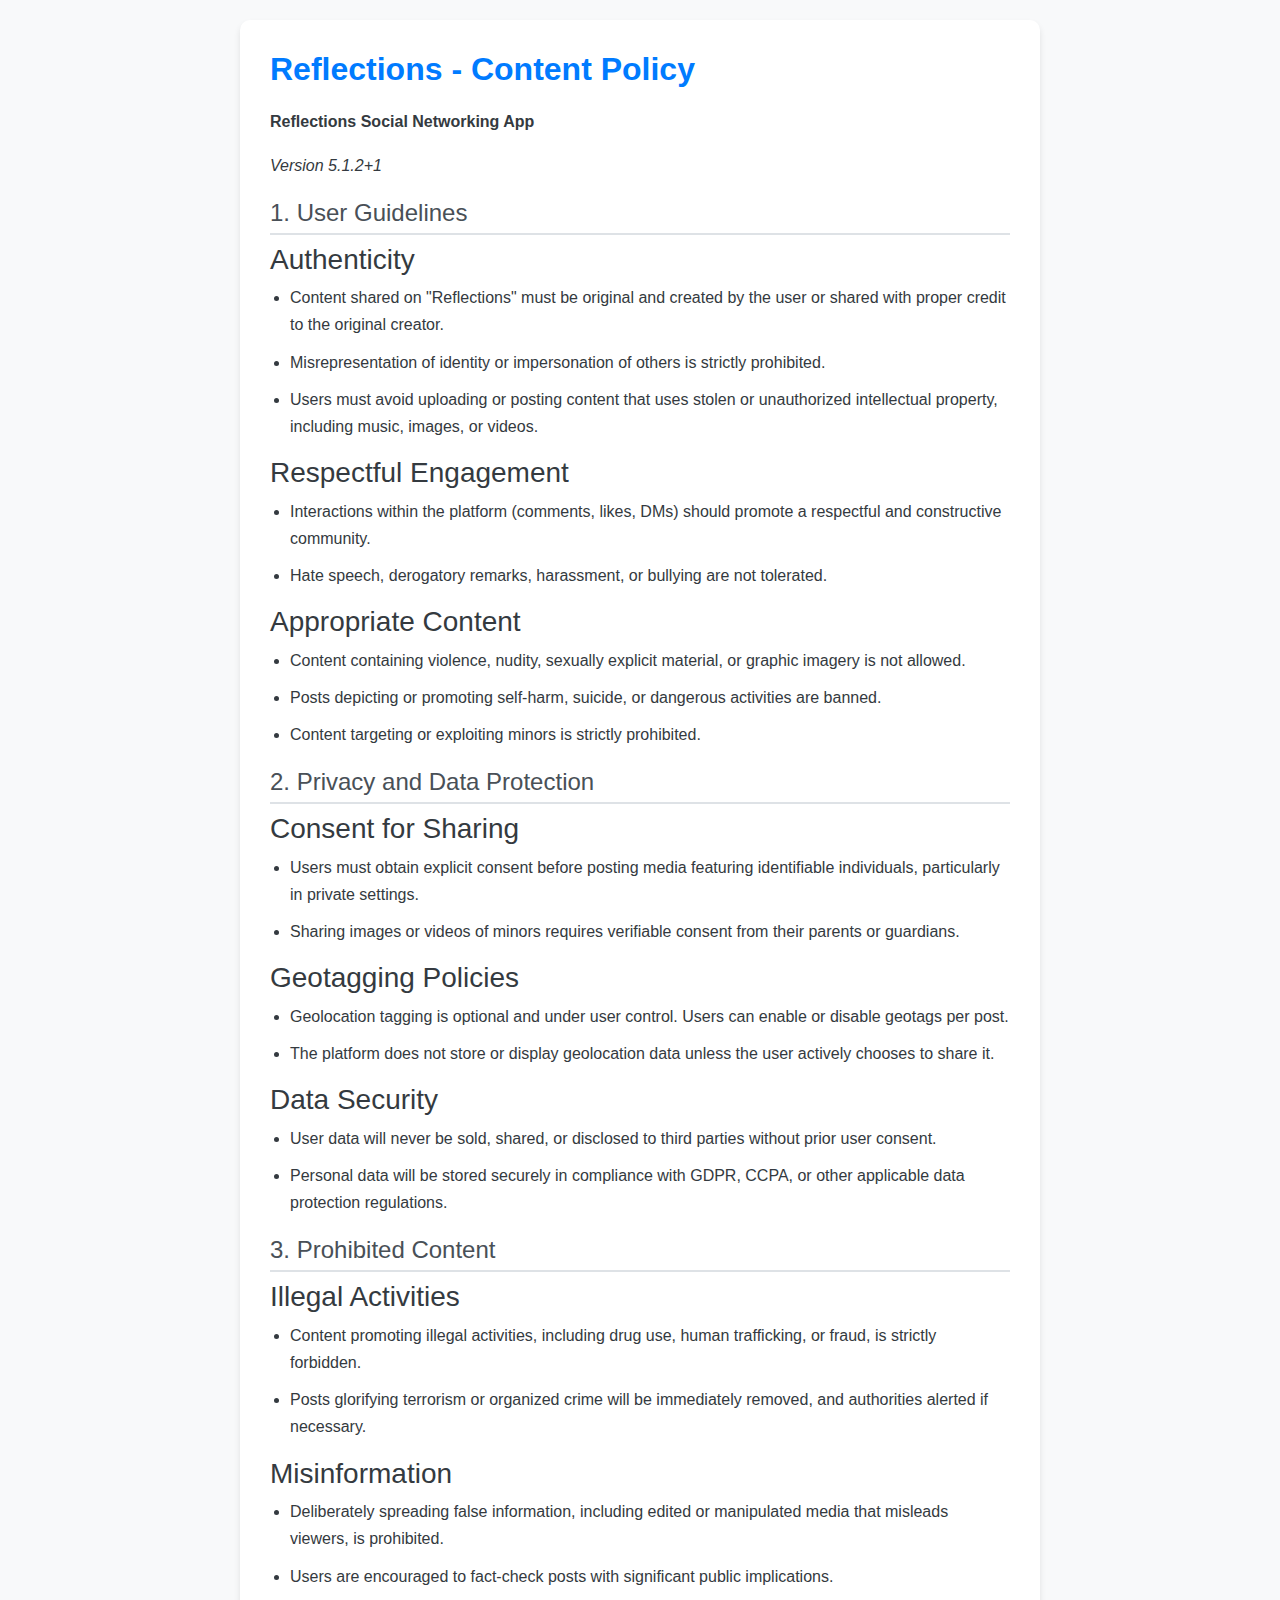
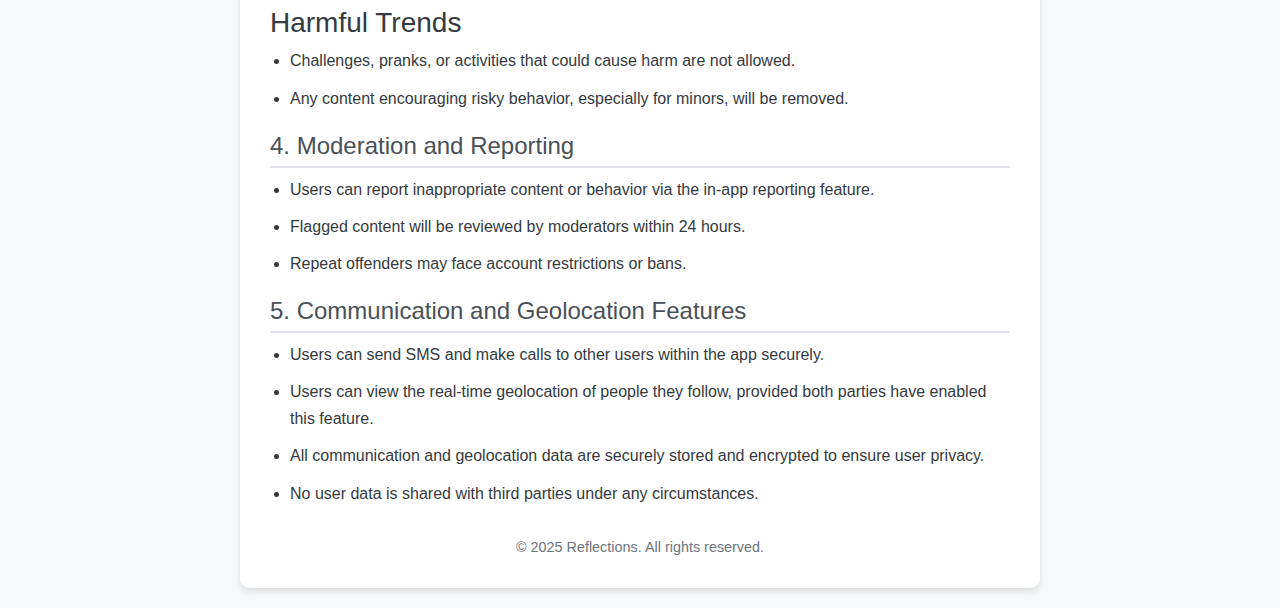
<file: content_policy.html>
<!DOCTYPE html>
<html lang="en">

<head>
    <meta charset="UTF-8">
    <meta name="viewport" content="width=device-width, initial-scale=1.0">
    <meta http-equiv="X-UA-Compatible" content="ie=edge">
    <title>Content Policy - Reflections</title>
    <!-- Bootstrap CSS -->
    <link href="https://cdn.jsdelivr.net/npm/bootstrap@5.3.2/dist/css/bootstrap.min.css" rel="stylesheet">
    <style>
        body {
            font-family: 'Arial', sans-serif;
            background-color: #f8f9fa;
            color: #343a40;
            padding: 20px;
        }

        .container {
            max-width: 800px;
            background: #ffffff;
            box-shadow: 0px 4px 6px rgba(0, 0, 0, 0.1);
            padding: 30px;
            border-radius: 10px;
        }

        h1 {
            font-size: 2rem;
            color: #007bff;
            font-weight: 600;
            margin-bottom: 20px;
        }

        h2 {
            font-size: 1.5rem;
            color: #495057;
            margin-top: 20px;
            border-bottom: 2px solid #dee2e6;
            padding-bottom: 5px;
        }

        p, ul {
            font-size: 1rem;
            line-height: 1.7;
        }

        ul {
            padding-left: 20px;
        }

        ul li {
            margin-bottom: 10px;
        }

        a {
            color: #007bff;
            text-decoration: none;
        }

        a:hover {
            text-decoration: underline;
        }

        .btn-primary {
            margin-top: 20px;
            font-size: 1rem;
            padding: 10px 20px;
        }

        footer {
            text-align: center;
            margin-top: 30px;
            font-size: 0.9rem;
            color: #6c757d;
        }
    </style>
</head>
<body>
    <div class="container">
        <h1>Reflections - Content Policy</h1>
        <p><strong>Reflections Social Networking App</strong></p>
        <p><i>Version 5.1.2+1</i></p>

        <h2>1. User Guidelines</h2>
        <h3>Authenticity</h3>
        <ul>
            <li>Content shared on "Reflections" must be original and created by the user or shared with proper credit to the original creator.</li>
            <li>Misrepresentation of identity or impersonation of others is strictly prohibited.</li>
            <li>Users must avoid uploading or posting content that uses stolen or unauthorized intellectual property, including music, images, or videos.</li>
        </ul>

        <h3>Respectful Engagement</h3>
        <ul>
            <li>Interactions within the platform (comments, likes, DMs) should promote a respectful and constructive community.</li>
            <li>Hate speech, derogatory remarks, harassment, or bullying are not tolerated.</li>
        </ul>

        <h3>Appropriate Content</h3>
        <ul>
            <li>Content containing violence, nudity, sexually explicit material, or graphic imagery is not allowed.</li>
            <li>Posts depicting or promoting self-harm, suicide, or dangerous activities are banned.</li>
            <li>Content targeting or exploiting minors is strictly prohibited.</li>
        </ul>

        <h2>2. Privacy and Data Protection</h2>
        <h3>Consent for Sharing</h3>
        <ul>
            <li>Users must obtain explicit consent before posting media featuring identifiable individuals, particularly in private settings.</li>
            <li>Sharing images or videos of minors requires verifiable consent from their parents or guardians.</li>
        </ul>

        <h3>Geotagging Policies</h3>
        <ul>
            <li>Geolocation tagging is optional and under user control. Users can enable or disable geotags per post.</li>
            <li>The platform does not store or display geolocation data unless the user actively chooses to share it.</li>
        </ul>

        <h3>Data Security</h3>
        <ul>
            <li>User data will never be sold, shared, or disclosed to third parties without prior user consent.</li>
            <li>Personal data will be stored securely in compliance with GDPR, CCPA, or other applicable data protection regulations.</li>
        </ul>

        <h2>3. Prohibited Content</h2>
        <h3>Illegal Activities</h3>
        <ul>
            <li>Content promoting illegal activities, including drug use, human trafficking, or fraud, is strictly forbidden.</li>
            <li>Posts glorifying terrorism or organized crime will be immediately removed, and authorities alerted if necessary.</li>
        </ul>

        <h3>Misinformation</h3>
        <ul>
            <li>Deliberately spreading false information, including edited or manipulated media that misleads viewers, is prohibited.</li>
            <li>Users are encouraged to fact-check posts with significant public implications.</li>
        </ul>

        <h3>Harmful Trends</h3>
        <ul>
            <li>Challenges, pranks, or activities that could cause harm are not allowed.</li>
            <li>Any content encouraging risky behavior, especially for minors, will be removed.</li>
        </ul>

        <h2>4. Moderation and Reporting</h2>
        <ul>
            <li>Users can report inappropriate content or behavior via the in-app reporting feature.</li>
            <li>Flagged content will be reviewed by moderators within 24 hours.</li>
            <li>Repeat offenders may face account restrictions or bans.</li>
        </ul>

        <h2>5. Communication and Geolocation Features</h2>
        <ul>
            <li>Users can send SMS and make calls to other users within the app securely.</li>
            <li>Users can view the real-time geolocation of people they follow, provided both parties have enabled this feature.</li>
            <li>All communication and geolocation data are securely stored and encrypted to ensure user privacy.</li>
            <li>No user data is shared with third parties under any circumstances.</li>
        </ul>

        <footer>
            &copy; 2025 Reflections. All rights reserved.
        </footer>
    </div>
</body>

</html>
</file>
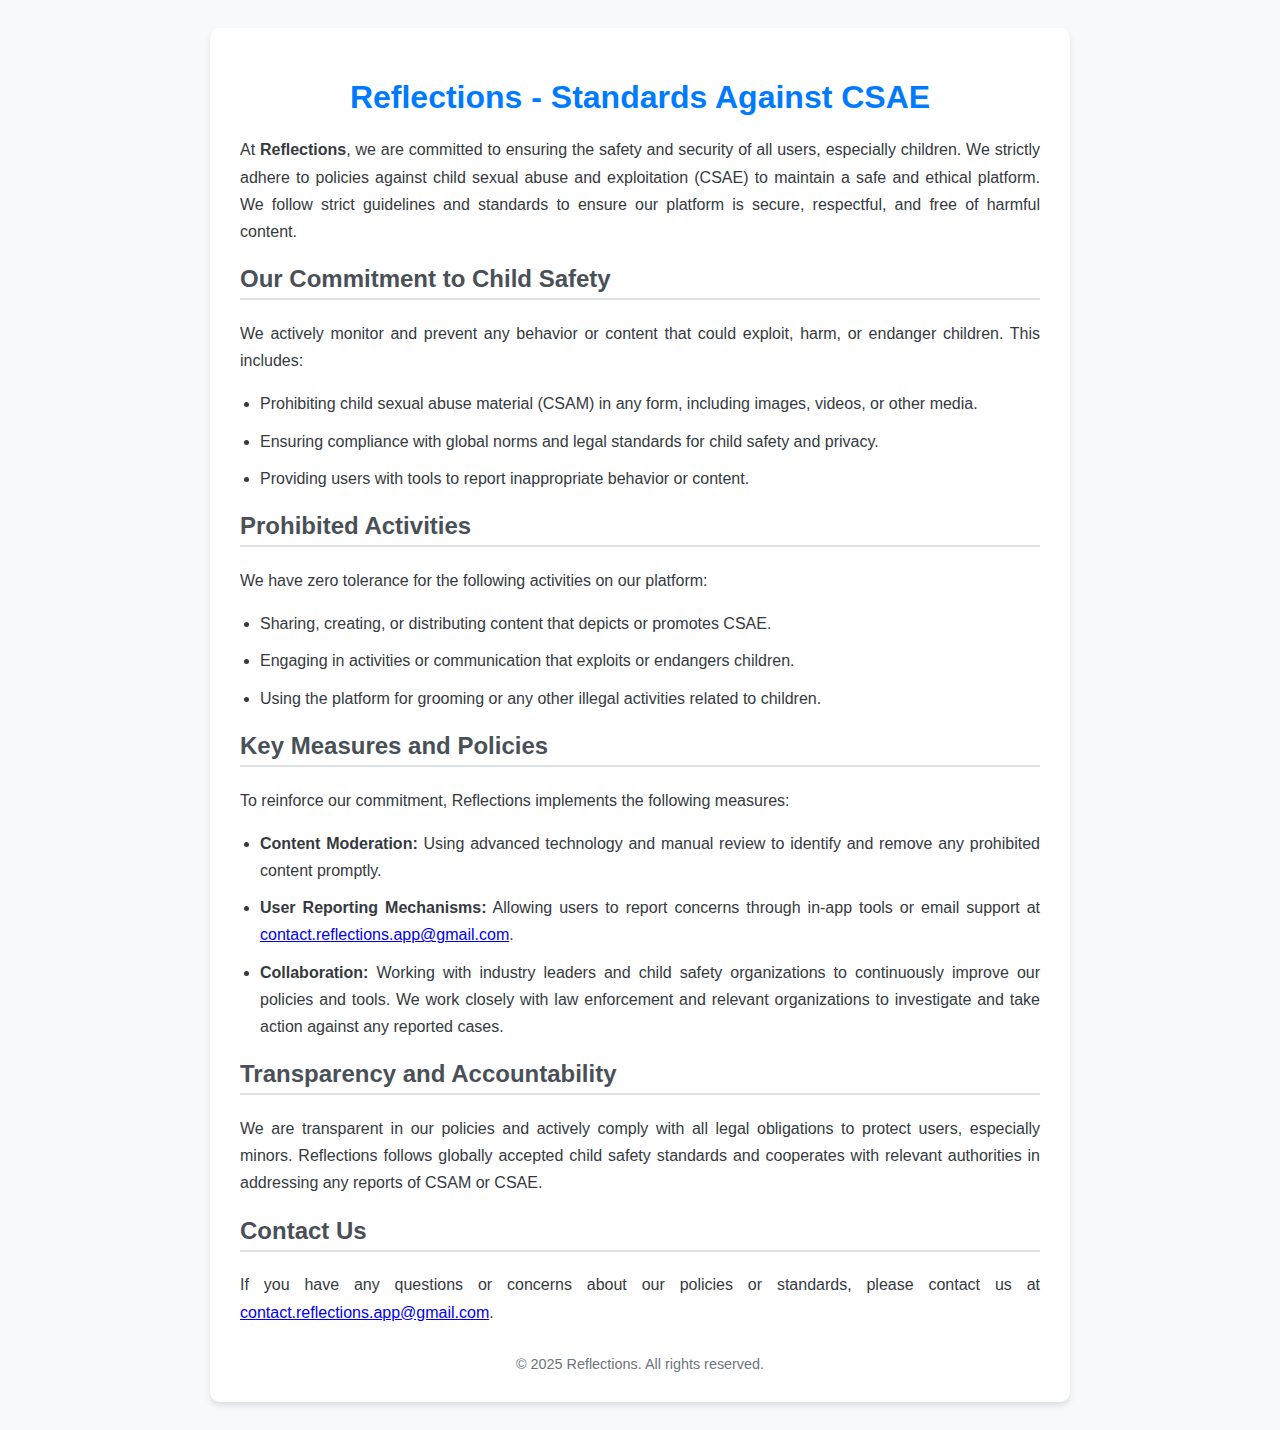
<file: csae.html>
<!DOCTYPE html>
<html lang="en">

<head>
    <meta charset="UTF-8">
    <meta name="viewport" content="width=device-width, initial-scale=1.0">
    <title>CSAE Standards and Compliance - Reflections</title>
    <style>
        body {
            font-family: 'Arial', sans-serif;
            background-color: #f8f9fa;
            color: #343a40;
            padding: 20px;
            display: flex;
            justify-content: center;
            align-items: center;
            min-height: 100vh;
        }

        .container {
            max-width: 800px;
            background: #ffffff;
            box-shadow: 0px 4px 6px rgba(0, 0, 0, 0.1);
            padding: 30px;
            border-radius: 10px;
            text-align: justify;
        }

        h1 {
            font-size: 2rem;
            color: #007bff;
            font-weight: 600;
            margin-bottom: 20px;
            text-align: center;
        }

        h2 {
            font-size: 1.5rem;
            color: #495057;
            margin-top: 20px;
            border-bottom: 2px solid #dee2e6;
            padding-bottom: 5px;
        }

        p,
        ul {
            font-size: 1rem;
            line-height: 1.7;
        }

        ul {
            padding-left: 20px;
        }

        ul li {
            margin-bottom: 10px;
        }

        footer {
            text-align: center;
            margin-top: 30px;
            font-size: 0.9rem;
            color: #6c757d;
        }
    </style>
</head>

<body>
    <div class="container">
        <h1>Reflections - Standards Against CSAE</h1>
        <p>
            At <strong>Reflections</strong>, we are committed to ensuring the safety and security of all users,
            especially children. We strictly adhere to policies against child sexual abuse and exploitation (CSAE) to
            maintain a safe and ethical platform. We follow strict guidelines and standards to ensure our platform is
            secure, respectful, and free of harmful content.
        </p>

        <h2>Our Commitment to Child Safety</h2>
        <p>
            We actively monitor and prevent any behavior or content that could exploit, harm, or endanger children. This
            includes:
        </p>
        <ul>
            <li>Prohibiting child sexual abuse material (CSAM) in any form, including images, videos, or other media.</li>
            <li>Ensuring compliance with global norms and legal standards for child safety and privacy.</li>
            <li>Providing users with tools to report inappropriate behavior or content.</li>
        </ul>

        <h2>Prohibited Activities</h2>
        <p>We have zero tolerance for the following activities on our platform:</p>
        <ul>
            <li>Sharing, creating, or distributing content that depicts or promotes CSAE.</li>
            <li>Engaging in activities or communication that exploits or endangers children.</li>
            <li>Using the platform for grooming or any other illegal activities related to children.</li>
        </ul>

        <h2>Key Measures and Policies</h2>
        <p>
            To reinforce our commitment, Reflections implements the following measures:
        </p>
        <ul>
            <li><strong>Content Moderation:</strong> Using advanced technology and manual review to identify and remove
                any prohibited content promptly.</li>
            <li><strong>User Reporting Mechanisms:</strong> Allowing users to report concerns through in-app tools or
                email support at <a href="mailto:contact.reflections.app@gmail.com">contact.reflections.app@gmail.com</a>.</li>
            <li><strong>Collaboration:</strong> Working with industry leaders and child safety organizations to
                continuously improve our policies and tools. We work closely with law enforcement and relevant organizations to investigate and take action against any reported cases.</li>
        </ul>

        <h2>Transparency and Accountability</h2>
        <p>
            We are transparent in our policies and actively comply with all legal obligations to protect users,
            especially minors. Reflections follows globally accepted child safety standards and cooperates with relevant
            authorities in addressing any reports of CSAM or CSAE.
        </p>

        <h2>Contact Us</h2>
        <p>
            If you have any questions or concerns about our policies or standards, please contact us at <a
                href="mailto:contact.reflections.app@gmail.com">contact.reflections.app@gmail.com</a>.
        </p>

        <footer>
            &copy; 2025 Reflections. All rights reserved.
        </footer>
    </div>
</body>

</html>
</file>
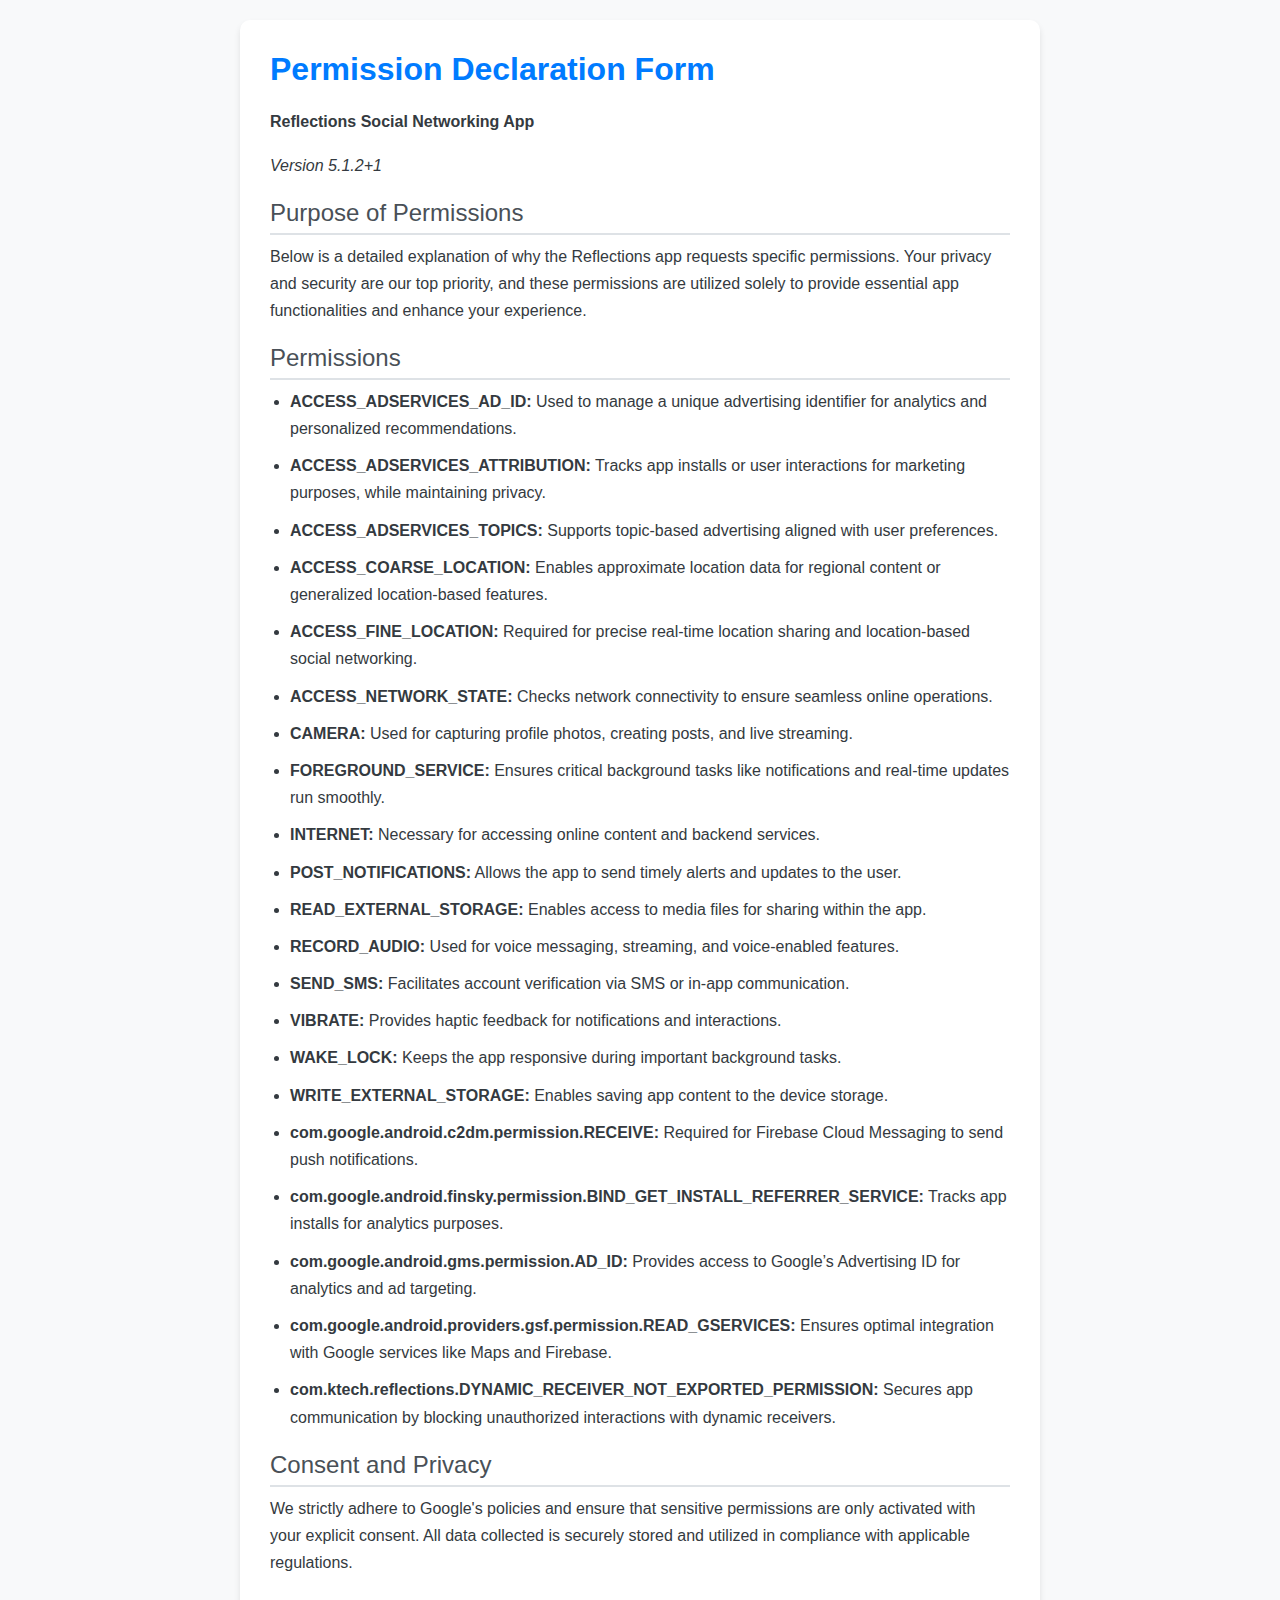
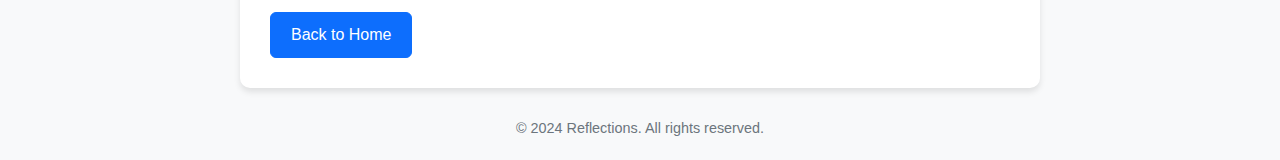
<file: permissions.html>
<!DOCTYPE html>
<html lang="en">

<head>
    <meta charset="UTF-8">
    <meta name="viewport" content="width=device-width, initial-scale=1.0">
    <meta http-equiv="X-UA-Compatible" content="ie=edge">
    <title>Permission Declaration Form</title>
    <!-- Bootstrap CSS -->
    <link href="https://cdn.jsdelivr.net/npm/bootstrap@5.3.2/dist/css/bootstrap.min.css" rel="stylesheet">
    <style>
        body {
            font-family: 'Arial', sans-serif;
            background-color: #f8f9fa;
            color: #343a40;
            padding: 20px;
        }

        .container {
            max-width: 800px;
            background: #ffffff;
            box-shadow: 0px 4px 6px rgba(0, 0, 0, 0.1);
            padding: 30px;
            border-radius: 10px;
        }

        h1 {
            font-size: 2rem;
            color: #007bff;
            font-weight: 600;
            margin-bottom: 20px;
        }

        h2 {
            font-size: 1.5rem;
            color: #495057;
            margin-top: 20px;
            border-bottom: 2px solid #dee2e6;
            padding-bottom: 5px;
        }

        p, ul {
            font-size: 1rem;
            line-height: 1.7;
        }

        ul {
            padding-left: 20px;
        }

        ul li {
            margin-bottom: 10px;
        }

        a {
            color: #007bff;
            text-decoration: none;
        }

        a:hover {
            text-decoration: underline;
        }

        .btn-primary {
            margin-top: 20px;
            font-size: 1rem;
            padding: 10px 20px;
        }

        footer {
            text-align: center;
            margin-top: 30px;
            font-size: 0.9rem;
            color: #6c757d;
        }
    </style>
</head>

<body>
    <div class="container">
        <h1>Permission Declaration Form</h1>
        <p><strong>Reflections Social Networking App</strong></p>
        <p><i>Version 5.1.2+1</i></p>

        <h2>Purpose of Permissions</h2>
        <p>Below is a detailed explanation of why the Reflections app requests specific permissions. Your privacy and security are our top priority, and these permissions are utilized solely to provide essential app functionalities and enhance your experience.</p>

        <h2>Permissions</h2>
        <ul>
            <li><strong>ACCESS_ADSERVICES_AD_ID:</strong> Used to manage a unique advertising identifier for analytics and personalized recommendations.</li>
            <li><strong>ACCESS_ADSERVICES_ATTRIBUTION:</strong> Tracks app installs or user interactions for marketing purposes, while maintaining privacy.</li>
            <li><strong>ACCESS_ADSERVICES_TOPICS:</strong> Supports topic-based advertising aligned with user preferences.</li>
            <li><strong>ACCESS_COARSE_LOCATION:</strong> Enables approximate location data for regional content or generalized location-based features.</li>
            <li><strong>ACCESS_FINE_LOCATION:</strong> Required for precise real-time location sharing and location-based social networking.</li>
            <li><strong>ACCESS_NETWORK_STATE:</strong> Checks network connectivity to ensure seamless online operations.</li>
            <li><strong>CAMERA:</strong> Used for capturing profile photos, creating posts, and live streaming.</li>
            <li><strong>FOREGROUND_SERVICE:</strong> Ensures critical background tasks like notifications and real-time updates run smoothly.</li>
            <li><strong>INTERNET:</strong> Necessary for accessing online content and backend services.
            </li>
            <li><strong>POST_NOTIFICATIONS:</strong> Allows the app to send timely alerts and updates to the user.</li>
            <li><strong>READ_EXTERNAL_STORAGE:</strong> Enables access to media files for sharing within the app.</li>
            <li><strong>RECORD_AUDIO:</strong> Used for voice messaging, streaming, and voice-enabled features.</li>
            <li><strong>SEND_SMS:</strong> Facilitates account verification via SMS or in-app communication.</li>
            <li><strong>VIBRATE:</strong> Provides haptic feedback for notifications and interactions.</li>
            <li><strong>WAKE_LOCK:</strong> Keeps the app responsive during important background tasks.
            </li>
            <li><strong>WRITE_EXTERNAL_STORAGE:</strong> Enables saving app content to the device storage.</li>
            <li><strong>com.google.android.c2dm.permission.RECEIVE:</strong> Required for Firebase Cloud Messaging to send push notifications.</li>
            <li><strong>com.google.android.finsky.permission.BIND_GET_INSTALL_REFERRER_SERVICE:</strong> Tracks app installs for analytics purposes.</li>
            <li><strong>com.google.android.gms.permission.AD_ID:</strong> Provides access to Google’s Advertising ID for analytics and ad targeting.</li>
            <li><strong>com.google.android.providers.gsf.permission.READ_GSERVICES:</strong> Ensures optimal integration with Google services like Maps and Firebase.</li>
            <li><strong>com.ktech.reflections.DYNAMIC_RECEIVER_NOT_EXPORTED_PERMISSION:</strong> Secures app communication by blocking unauthorized interactions with dynamic receivers.</li>
        </ul>

        <h2>Consent and Privacy</h2>
        <p>We strictly adhere to Google's policies and ensure that sensitive permissions are only activated with your explicit consent. All data collected is securely stored and utilized in compliance with applicable regulations.</p>

        <a href="https://benjamindavid03.github.io/Reflections-App/" class="btn btn-primary">Back to Home</a>
    </div>

    <footer>
        &copy; 2024 Reflections. All rights reserved.
    </footer>
    <!-- Bootstrap JS -->
    <script src="https://cdn.jsdelivr.net/npm/bootstrap@5.3.2/dist/js/bootstrap.bundle.min.js"></script>
</body>

</html>
</file>
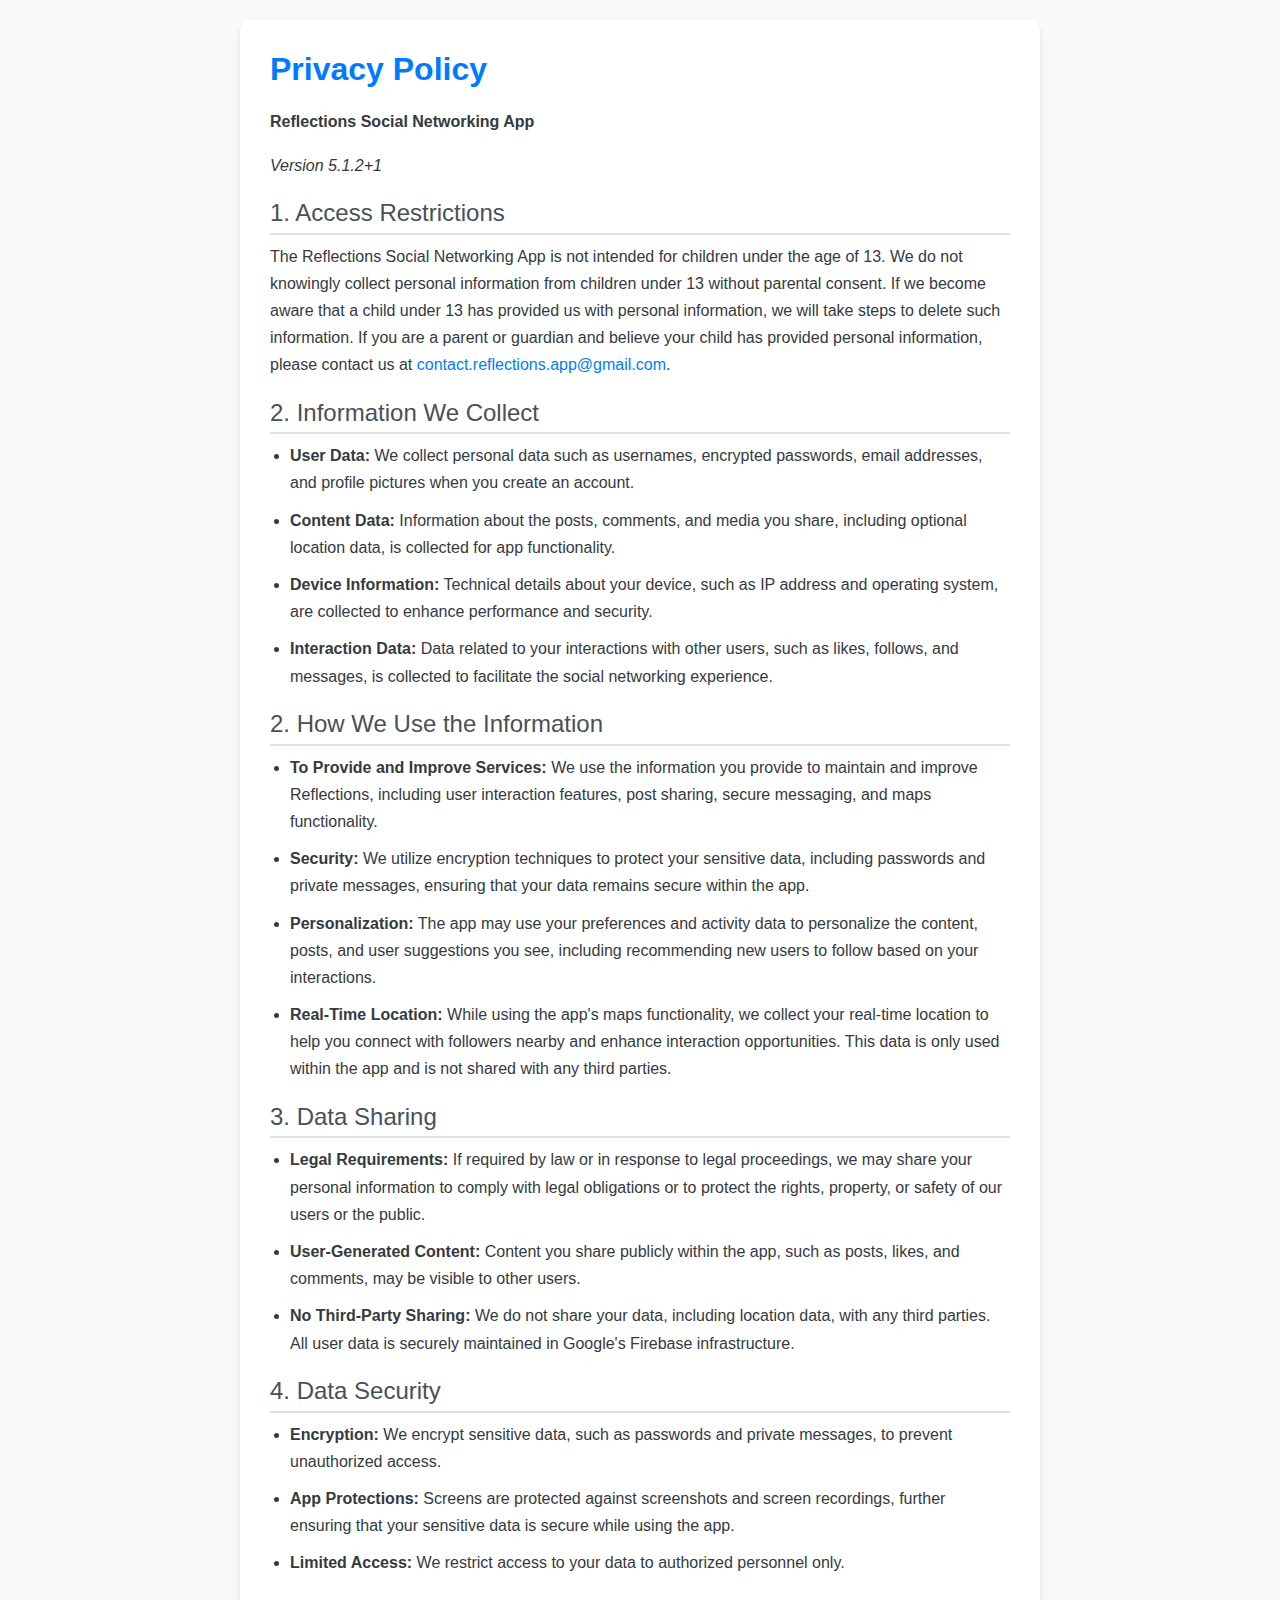
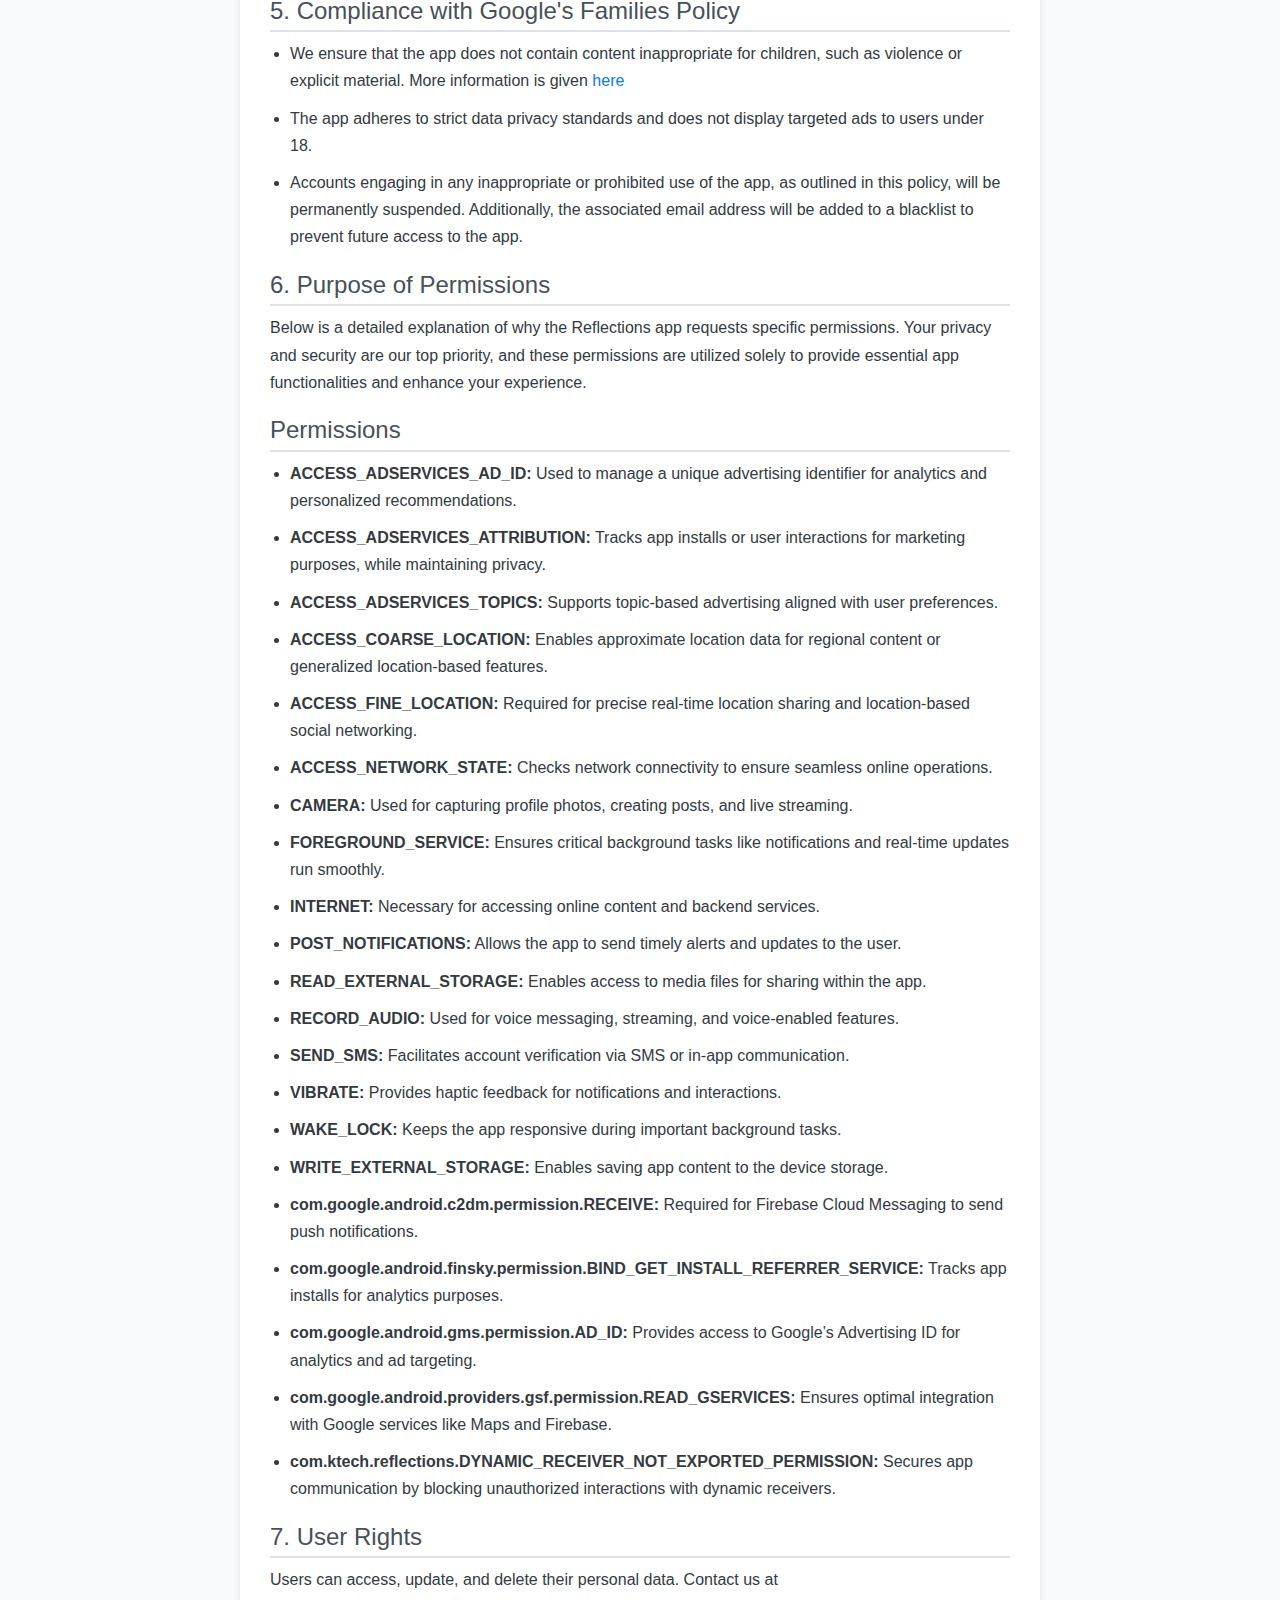
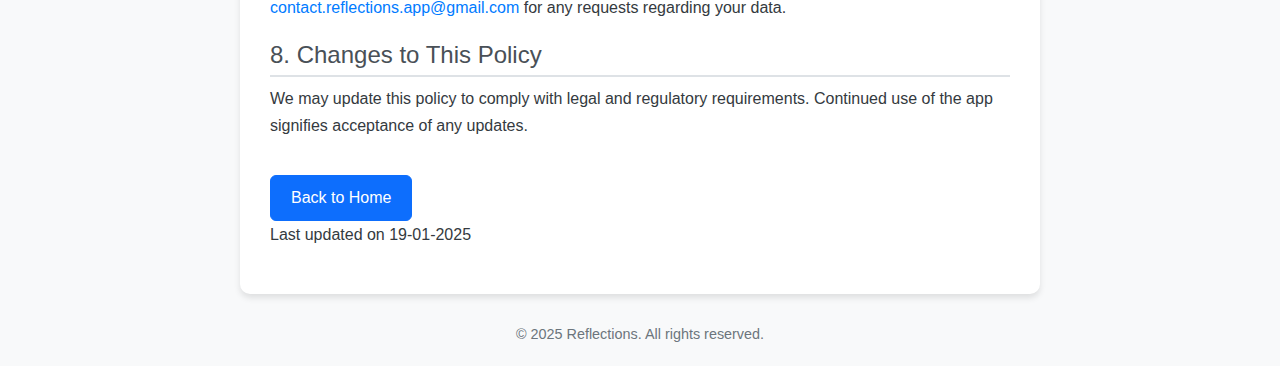
<file: privacy_policy.html>
<!DOCTYPE html>
<html lang="en">

<head>
    <meta charset="UTF-8">
    <meta name="viewport" content="width=device-width, initial-scale=1.0">
    <meta http-equiv="X-UA-Compatible" content="ie=edge">
    <title>Privacy Policy - Reflections</title>
    <!-- Bootstrap CSS -->
    <link href="https://cdn.jsdelivr.net/npm/bootstrap@5.3.2/dist/css/bootstrap.min.css" rel="stylesheet">
    <style>
        body {
            font-family: 'Arial', sans-serif;
            background-color: #f8f9fa;
            color: #343a40;
            padding: 20px;
        }

        .container {
            max-width: 800px;
            background: #ffffff;
            box-shadow: 0px 4px 6px rgba(0, 0, 0, 0.1);
            padding: 30px;
            border-radius: 10px;
        }

        h1 {
            font-size: 2rem;
            color: #007bff;
            font-weight: 600;
            margin-bottom: 20px;
        }

        h2 {
            font-size: 1.5rem;
            color: #495057;
            margin-top: 20px;
            border-bottom: 2px solid #dee2e6;
            padding-bottom: 5px;
        }

        p, ul {
            font-size: 1rem;
            line-height: 1.7;
        }

        ul {
            padding-left: 20px;
        }

        ul li {
            margin-bottom: 10px;
        }

        a {
            color: #007bff;
            text-decoration: none;
        }

        a:hover {
            text-decoration: underline;
        }

        .btn-primary {
            margin-top: 20px;
            font-size: 1rem;
            padding: 10px 20px;
        }

        footer {
            text-align: center;
            margin-top: 30px;
            font-size: 0.9rem;
            color: #6c757d;
        }
    </style>
</head>
<body>
    <div class="container">
        <h1>Privacy Policy</h1>
        <p><strong>Reflections Social Networking App</strong></p>
        <p><i>Version 5.1.2+1</i></p>

        <h2>1. Access Restrictions</h2>
        <p>The Reflections Social Networking App is not intended for children under the age of 13. We do not knowingly collect personal information from children under 13 without parental consent. If we become aware that a child under 13 has provided us with personal information, we will take steps to delete such information. If you are a parent or guardian and believe your child has provided personal information, please contact us at <a href="mailto:contact.reflections.app@gmail.com">contact.reflections.app@gmail.com</a>.</p>

        <h2>2. Information We Collect</h2>
        <ul>
            <li><strong>User Data:</strong> We collect personal data such as usernames, encrypted passwords, email addresses, and profile pictures when you create an account.</li>
            <li><strong>Content Data:</strong> Information about the posts, comments, and media you share, including optional location data, is collected for app functionality.</li>
            <li><strong>Device Information:</strong> Technical details about your device, such as IP address and operating system, are collected to enhance performance and security.</li>
            <li><strong>Interaction Data:</strong> Data related to your interactions with other users, such as likes, follows, and messages, is collected to facilitate the social networking experience.</li>
        </ul>

        <h2>2. How We Use the Information</h2>
        <ul>
            <li><strong>To Provide and Improve Services:</strong> We use the information you provide to maintain and improve Reflections, including user interaction features, post sharing, secure messaging, and maps functionality.</li>
            <li><strong>Security:</strong> We utilize encryption techniques to protect your sensitive data, including passwords and private messages, ensuring that your data remains secure within the app.</li>
            <li><strong>Personalization:</strong> The app may use your preferences and activity data to personalize the content, posts, and user suggestions you see, including recommending new users to follow based on your interactions.</li>
            <li><strong>Real-Time Location:</strong> While using the app's maps functionality, we collect your real-time location to help you connect with followers nearby and enhance interaction opportunities. This data is only used within the app and is not shared with any third parties.</li>
        </ul>

        <h2>3. Data Sharing</h2>
        <ul>
            <li><strong>Legal Requirements:</strong> If required by law or in response to legal proceedings, we may share your personal information to comply with legal obligations or to protect the rights, property, or safety of our users or the public.</li>
            <li><strong>User-Generated Content:</strong> Content you share publicly within the app, such as posts, likes, and comments, may be visible to other users.</li>
            <li><strong>No Third-Party Sharing:</strong> We do not share your data, including location data, with any third parties. All user data is securely maintained in Google's Firebase infrastructure.</li>
        </ul>

        <h2>4. Data Security</h2>
        <ul>
            <li><strong>Encryption:</strong> We encrypt sensitive data, such as passwords and private messages, to prevent unauthorized access.</li>
            <li><strong>App Protections:</strong> Screens are protected against screenshots and screen recordings, further ensuring that your sensitive data is secure while using the app.</li>
            <li><strong>Limited Access:</strong> We restrict access to your data to authorized personnel only.</li>
        </ul>

        <h2>5. Compliance with Google's Families Policy</h2>
        <ul>
            <li>We ensure that the app does not contain content inappropriate for children, such as violence or explicit material. More information is given <a href="csae.html">here</a></li>
            <li>The app adheres to strict data privacy standards and does not display targeted ads to users under 18.</li>
            <li>Accounts engaging in any inappropriate or prohibited use of the app, as outlined in this policy, will be permanently suspended. Additionally, the associated email address will be added to a blacklist to prevent future access to the app.</li>
        </ul>

        <h2>6. Purpose of Permissions</h2>
        <p>Below is a detailed explanation of why the Reflections app requests specific permissions. Your privacy and security are our top priority, and these permissions are utilized solely to provide essential app functionalities and enhance your experience.</p>

        <h2>Permissions</h2>
        <ul>
            <li><strong>ACCESS_ADSERVICES_AD_ID:</strong> Used to manage a unique advertising identifier for analytics and personalized recommendations.</li>
            <li><strong>ACCESS_ADSERVICES_ATTRIBUTION:</strong> Tracks app installs or user interactions for marketing purposes, while maintaining privacy.</li>
            <li><strong>ACCESS_ADSERVICES_TOPICS:</strong> Supports topic-based advertising aligned with user preferences.</li>
            <li><strong>ACCESS_COARSE_LOCATION:</strong> Enables approximate location data for regional content or generalized location-based features.</li>
            <li><strong>ACCESS_FINE_LOCATION:</strong> Required for precise real-time location sharing and location-based social networking.</li>
            <li><strong>ACCESS_NETWORK_STATE:</strong> Checks network connectivity to ensure seamless online operations.</li>
            <li><strong>CAMERA:</strong> Used for capturing profile photos, creating posts, and live streaming.</li>
            <li><strong>FOREGROUND_SERVICE:</strong> Ensures critical background tasks like notifications and real-time updates run smoothly.</li>
            <li><strong>INTERNET:</strong> Necessary for accessing online content and backend services.
            </li>
            <li><strong>POST_NOTIFICATIONS:</strong> Allows the app to send timely alerts and updates to the user.</li>
            <li><strong>READ_EXTERNAL_STORAGE:</strong> Enables access to media files for sharing within the app.</li>
            <li><strong>RECORD_AUDIO:</strong> Used for voice messaging, streaming, and voice-enabled features.</li>
            <li><strong>SEND_SMS:</strong> Facilitates account verification via SMS or in-app communication.</li>
            <li><strong>VIBRATE:</strong> Provides haptic feedback for notifications and interactions.</li>
            <li><strong>WAKE_LOCK:</strong> Keeps the app responsive during important background tasks.
            </li>
            <li><strong>WRITE_EXTERNAL_STORAGE:</strong> Enables saving app content to the device storage.</li>
            <li><strong>com.google.android.c2dm.permission.RECEIVE:</strong> Required for Firebase Cloud Messaging to send push notifications.</li>
            <li><strong>com.google.android.finsky.permission.BIND_GET_INSTALL_REFERRER_SERVICE:</strong> Tracks app installs for analytics purposes.</li>
            <li><strong>com.google.android.gms.permission.AD_ID:</strong> Provides access to Google’s Advertising ID for analytics and ad targeting.</li>
            <li><strong>com.google.android.providers.gsf.permission.READ_GSERVICES:</strong> Ensures optimal integration with Google services like Maps and Firebase.</li>
            <li><strong>com.ktech.reflections.DYNAMIC_RECEIVER_NOT_EXPORTED_PERMISSION:</strong> Secures app communication by blocking unauthorized interactions with dynamic receivers.</li>
        </ul>

        <h2>7. User Rights</h2>
        <p>Users can access, update, and delete their personal data. Contact us at <a href="mailto:contact.reflections.app@gmail.com">contact.reflections.app@gmail.com</a> for any requests regarding your data.</p>

        <h2>8. Changes to This Policy</h2>
        <p>We may update this policy to comply with legal and regulatory requirements. Continued use of the app signifies acceptance of any updates.</p>

        <a href="https://benjamindavid03.github.io/Reflections-App/" class="btn btn-primary">Back to Home</a>
        <p>Last updated on 19-01-2025</p>
    </div>

    <footer>
        &copy; 2025 Reflections. All rights reserved.
    </footer>
    <!-- Bootstrap JS -->
    <script src="https://cdn.jsdelivr.net/npm/bootstrap@5.3.2/dist/js/bootstrap.bundle.min.js"></script>
</body>

</html>
</file>
<file: assets/css/default.css>
/* Deafult Margin & Padding */
/*-- Margin Top --*/
.mt-5 {
	margin-top: 5px;
}
.mt-10 {
	margin-top: 10px;
}
.mt-15 {
	margin-top: 15px;
}
.mt-20 {
	margin-top: 20px;
}
.mt-25 {
	margin-top: 25px;
}
.mt-30 {
	margin-top: 30px;
}
.mt-35 {
	margin-top: 35px;
}
.mt-40 {
	margin-top: 40px;
}
.mt-45 {
	margin-top: 45px;
}
.mt-50 {
	margin-top: 50px;
}
.mt-55 {
	margin-top: 55px;
}
.mt-60 {
	margin-top: 60px;
}
.mt-65 {
	margin-top: 65px;
}
.mt-70 {
	margin-top: 70px;
}
.mt-75 {
	margin-top: 75px;
}
.mt-80 {
	margin-top: 80px;
}
.mt-85 {
	margin-top: 85px;
}
.mt-90 {
	margin-top: 90px;
}
.mt-95 {
	margin-top: 95px;
}
.mt-100 {
	margin-top: 100px;
}
.mt-105 {
	margin-top: 105px;
}
.mt-110 {
	margin-top: 110px;
}
.mt-115 {
	margin-top: 115px;
}
.mt-120 {
	margin-top: 120px;
}
.mt-125 {
	margin-top: 125px;
}
.mt-130 {
	margin-top: 130px;
}
.mt-135 {
	margin-top: 135px;
}
.mt-140 {
	margin-top: 140px;
}
.mt-145 {
	margin-top: 145px;
}
.mt-150 {
	margin-top: 150px;
}
.mt-155 {
	margin-top: 155px;
}
.mt-160 {
	margin-top: 160px;
}
.mt-165 {
	margin-top: 165px;
}
.mt-170 {
	margin-top: 170px;
}
.mt-175 {
	margin-top: 175px;
}
.mt-180 {
	margin-top: 180px;
}
.mt-185 {
	margin-top: 185px;
}
.mt-190 {
	margin-top: 190px;
}
.mt-195 {
	margin-top: 195px;
}
.mt-200 {
	margin-top: 200px;
}
/*-- Margin Bottom --*/

.mb-5 {
	margin-bottom: 5px;
}
.mb-10 {
	margin-bottom: 10px;
}
.mb-15 {
	margin-bottom: 15px;
}
.mb-20 {
	margin-bottom: 20px;
}
.mb-25 {
	margin-bottom: 25px;
}
.mb-30 {
	margin-bottom: 30px;
}
.mb-35 {
	margin-bottom: 35px;
}
.mb-40 {
	margin-bottom: 40px;
}
.mb-45 {
	margin-bottom: 45px;
}
.mb-50 {
	margin-bottom: 50px;
}
.mb-55 {
	margin-bottom: 55px;
}
.mb-60 {
	margin-bottom: 60px;
}
.mb-65 {
	margin-bottom: 65px;
}
.mb-70 {
	margin-bottom: 70px;
}
.mb-75 {
	margin-bottom: 75px;
}
.mb-80 {
	margin-bottom: 80px;
}
.mb-85 {
	margin-bottom: 85px;
}
.mb-90 {
	margin-bottom: 90px;
}
.mb-95 {
	margin-bottom: 95px;
}
.mb-100 {
	margin-bottom: 100px;
}
.mb-105 {
	margin-bottom: 105px;
}
.mb-110 {
	margin-bottom: 110px;
}
.mb-115 {
	margin-bottom: 115px;
}
.mb-120 {
	margin-bottom: 120px;
}
.mb-125 {
	margin-bottom: 125px;
}
.mb-130 {
	margin-bottom: 130px;
}
.mb-135 {
	margin-bottom: 135px;
}
.mb-140 {
	margin-bottom: 140px;
}
.mb-145 {
	margin-bottom: 145px;
}
.mb-150 {
	margin-bottom: 150px;
}
.mb-155 {
	margin-bottom: 155px;
}
.mb-160 {
	margin-bottom: 160px;
}
.mb-165 {
	margin-bottom: 165px;
}
.mb-170 {
	margin-bottom: 170px;
}
.mb-175 {
	margin-bottom: 175px;
}
.mb-180 {
	margin-bottom: 180px;
}
.mb-185 {
	margin-bottom: 185px;
}
.mb-190 {
	margin-bottom: 190px;
}
.mb-195 {
	margin-bottom: 195px;
}
.mb-200 {
	margin-bottom: 200px;
}
/*-- margin left --*/
.ml-5 {
	margin-left: 5px;
}
.ml-10 {
	margin-left: 10px;
}
.ml-15 {
	margin-left: 15px;
}
.ml-20 {
	margin-left: 20px;
}
.ml-25 {
	margin-left: 25px;
}
.ml-30 {
	margin-left: 30px;
}
.ml-35 {
	margin-left: 35px;
}
.ml-40 {
	margin-left: 40px;
}
.ml-45 {
	margin-left: 45px;
}
.ml-50 {
	margin-left: 50px;
}
.ml-55 {
	margin-left: 55px;
}
.ml-60 {
	margin-left: 60px;
}
.ml-65 {
	margin-left: 65px;
}
.ml-70 {
	margin-left: 70px;
}
.ml-75 {
	margin-left: 75px;
}
.ml-80 {
	margin-left: 80px;
}
.ml-85 {
	margin-left: 85px;
}
.ml-90 {
	margin-left: 90px;
}
.ml-95 {
	margin-left: 95px;
}
.ml-100 {
	margin-left: 100px;
}
.ml-105 {
	margin-left: 105px;
}
.ml-110 {
	margin-left: 110px;
}
.ml-115 {
	margin-left: 115px;
}
.ml-120 {
	margin-left: 120px;
}
.ml-125 {
	margin-left: 125px;
}
.ml-130 {
	margin-left: 130px;
}
.ml-135 {
	margin-left: 135px;
}
.ml-140 {
	margin-left: 140px;
}
.ml-145 {
	margin-left: 145px;
}
.ml-150 {
	margin-left: 150px;
}
.ml-155 {
	margin-left: 155px;
}
.ml-160 {
	margin-left: 160px;
}
.ml-165 {
	margin-left: 165px;
}
.ml-170 {
	margin-left: 170px;
}
.ml-175 {
	margin-left: 175px;
}
.ml-180 {
	margin-left: 180px;
}
.ml-185 {
	margin-left: 185px;
}
.ml-190 {
	margin-left: 190px;
}
.ml-195 {
	margin-left: 195px;
}
.ml-200 {
	margin-left: 200px;
}
/*-- margin right --*/
.mr-5 {
	margin-right: 5px;
}
.mr-10 {
	margin-right: 10px;
}
.mr-15 {
	margin-right: 15px;
}
.mr-20 {
	margin-right: 20px;
}
.mr-25 {
	margin-right: 25px;
}
.mr-30 {
	margin-right: 30px;
}
.mr-35 {
	margin-right: 35px;
}
.mr-40 {
	margin-right: 40px;
}
.mr-45 {
	margin-right: 45px;
}
.mr-50 {
	margin-right: 50px;
}
.mr-55 {
	margin-right: 55px;
}
.mr-60 {
	margin-right: 60px;
}
.mr-65 {
	margin-right: 65px;
}
.mr-70 {
	margin-right: 70px;
}
.mr-75 {
	margin-right: 75px;
}
.mr-80 {
	margin-right: 80px;
}
.mr-85 {
	margin-right: 85px;
}
.mr-90 {
	margin-right: 90px;
}
.mr-95 {
	margin-right: 95px;
}
.mr-100 {
	margin-right: 100px;
}
.mr-105 {
	margin-right: 105px;
}
.mr-110 {
	margin-right: 110px;
}
.mr-115 {
	margin-right: 115px;
}
.mr-120 {
	margin-right: 120px;
}
.mr-125 {
	margin-right: 125px;
}
.mr-130 {
	margin-right: 130px;
}
.mr-135 {
	margin-right: 135px;
}
.mr-140 {
	margin-right: 140px;
}
.mr-145 {
	margin-right: 145px;
}
.mr-150 {
	margin-right: 150px;
}
.mr-155 {
	margin-right: 155px;
}
.mr-160 {
	margin-right: 160px;
}
.mr-165 {
	margin-right: 165px;
}
.mr-170 {
	margin-right: 170px;
}
.mr-175 {
	margin-right: 175px;
}
.mr-180 {
	margin-right: 180px;
}
.mr-185 {
	margin-right: 185px;
}
.mr-190 {
	margin-right: 190px;
}
.mr-195 {
	margin-right: 195px;
}
.mr-200 {
	margin-right: 200px;
}


/*-- Padding Top --*/

.pt-5 {
	padding-top: 5px;
}
.pt-10 {
	padding-top: 10px;
}
.pt-15 {
	padding-top: 15px;
}
.pt-20 {
	padding-top: 20px;
}
.pt-25 {
	padding-top: 25px;
}
.pt-30 {
	padding-top: 30px;
}
.pt-35 {
	padding-top: 35px;
}
.pt-40 {
	padding-top: 40px;
}
.pt-45 {
	padding-top: 45px;
}
.pt-50 {
	padding-top: 50px;
}
.pt-55 {
	padding-top: 55px;
}
.pt-60 {
	padding-top: 60px;
}
.pt-65 {
	padding-top: 65px;
}
.pt-70 {
	padding-top: 70px;
}
.pt-75 {
	padding-top: 75px;
}
.pt-80 {
	padding-top: 80px;
}
.pt-85 {
	padding-top: 85px;
}
.pt-90 {
	padding-top: 90px;
}
.pt-95 {
	padding-top: 95px;
}
.pt-100 {
	padding-top: 100px;
}
.pt-105 {
	padding-top: 105px;
}
.pt-110 {
	padding-top: 110px;
}
.pt-115 {
	padding-top: 115px;
}
.pt-120 {
	padding-top: 120px;
}
.pt-125 {
	padding-top: 125px;
}
.pt-130 {
	padding-top: 130px;
}
.pt-135 {
	padding-top: 135px;
}
.pt-140 {
	padding-top: 140px;
}
.pt-145 {
	padding-top: 145px;
}
.pt-150 {
	padding-top: 150px;
}
.pt-155 {
	padding-top: 155px;
}
.pt-160 {
	padding-top: 160px;
}
.pt-165 {
	padding-top: 165px;
}
.pt-170 {
	padding-top: 170px;
}
.pt-175 {
	padding-top: 175px;
}
.pt-180 {
	padding-top: 180px;
}
.pt-185 {
	padding-top: 185px;
}
.pt-190 {
	padding-top: 190px;
}
.pt-195 {
	padding-top: 195px;
}
.pt-200 {
	padding-top: 200px;
}
/*-- Padding Bottom --*/

.pb-5 {
	padding-bottom: 5px;
}
.pb-10 {
	padding-bottom: 10px;
}
.pb-15 {
	padding-bottom: 15px;
}
.pb-20 {
	padding-bottom: 20px;
}
.pb-25 {
	padding-bottom: 25px;
}
.pb-30 {
	padding-bottom: 30px;
}
.pb-35 {
	padding-bottom: 35px;
}
.pb-40 {
	padding-bottom: 40px;
}
.pb-45 {
	padding-bottom: 45px;
}
.pb-50 {
	padding-bottom: 50px;
}
.pb-55 {
	padding-bottom: 55px;
}
.pb-60 {
	padding-bottom: 60px;
}
.pb-65 {
	padding-bottom: 65px;
}
.pb-70 {
	padding-bottom: 70px;
}
.pb-75 {
	padding-bottom: 75px;
}
.pb-80 {
	padding-bottom: 80px;
}
.pb-85 {
	padding-bottom: 85px;
}
.pb-90 {
	padding-bottom: 90px;
}
.pb-95 {
	padding-bottom: 95px;
}
.pb-100 {
	padding-bottom: 100px;
}
.pb-105 {
	padding-bottom: 105px;
}
.pb-110 {
	padding-bottom: 110px;
}
.pb-115 {
	padding-bottom: 115px;
}
.pb-120 {
	padding-bottom: 120px;
}
.pb-125 {
	padding-bottom: 125px;
}
.pb-130 {
	padding-bottom: 130px;
}
.pb-135 {
	padding-bottom: 135px;
}
.pb-140 {
	padding-bottom: 140px;
}
.pb-145 {
	padding-bottom: 145px;
}
.pb-150 {
	padding-bottom: 150px;
}
.pb-155 {
	padding-bottom: 155px;
}
.pb-160 {
	padding-bottom: 160px;
}
.pb-165 {
	padding-bottom: 165px;
}
.pb-170 {
	padding-bottom: 170px;
}
.pb-175 {
	padding-bottom: 175px;
}
.pb-180 {
	padding-bottom: 180px;
}
.pb-185 {
	padding-bottom: 185px;
}
.pb-190 {
	padding-bottom: 190px;
}
.pb-195 {
	padding-bottom: 195px;
}
.pb-200 {
	padding-bottom: 200px;
}

/*-- Padding left --*/

.pl-0 {
	padding-left: 0px;
}
.pl-5 {
	padding-left: 5px;
}
.pl-10 {
	padding-left: 10px;
}
.pl-15 {
	padding-left: 15px;
}
.pl-20 {
	padding-left: 20px;
}
.pl-25 {
	padding-left: 25px;
}
.pl-30 {
	padding-left: 30px;
}
.pl-35 {
	padding-left: 35px;
}
.pl-40 {
	padding-left: 40px;
}
.pl-45 {
	padding-left: 45px;
}
.pl-50 {
	padding-left: 50px;
}
.pl-55 {
	padding-left: 55px;
}
.pl-60 {
	padding-left: 60px;
}
.pl-65 {
	padding-left: 65px;
}
.pl-70 {
	padding-left: 70px;
}
.pl-75 {
	padding-left: 75px;
}
.pl-80 {
	padding-left: 80px;
}
.pl-85 {
	padding-left: 85px;
}
.pl-90 {
	padding-left: 90px;
}
.pl-100 {
	padding-left: 100px;
}
.pl-105 {
	padding-left: 105px;
}
.pl-110 {
	padding-left: 110px;
}
.pl-115 {
	padding-left: 115px;
}
.pl-120 {
	padding-left: 120px;
}
.pl-125 {
	padding-left: 125px;
}
/*-- Padding right --*/

.pr-0 {
	padding-right: 0px;
}
.pr-5 {
	padding-right: 5px;
}
.pr-10 {
	padding-right: 10px;
}
.pr-15 {
	padding-right: 15px;
}
.pr-20 {
	padding-right: 20px;
}
.pr-25 {
	padding-right: 25px;
}
.pr-30 {
	padding-right: 30px;
}
.pr-35 {
	padding-right: 35px;
}
.pr-40 {
	padding-right: 40px;
}
.pr-45 {
	padding-right: 45px;
}
.pr-50 {
	padding-right: 50px;
}
.pr-55 {
	padding-right: 55px;
}
.pr-60 {
	padding-right: 60px;
}
.pr-65 {
	padding-right: 65px;
}
.pr-70 {
	padding-right: 70px;
}
.pr-75 {
	padding-right: 75px;
}
.pr-80 {
	padding-right: 80px;
}
.pr-85 {
	padding-right: 85px;
}
.pr-90 {
	padding-right: 90px;
}
.pr-95 {
	padding-right: 95px;
}
.pr-100 {
	padding-right: 100px;
}
.pr-105 {
	padding-right: 105px;
}
/* Background Color */

.gray-bg {
	background: #f6f6f6;
}
.white-bg {
	background: #fff;
}
.black-bg {
	background: #222;
}
/* Color */

.white {
	color: #fff;
}
.black {
	color: #222;
}
/* black overlay */

[data-overlay] {
	position: relative;
}
[data-overlay]::before {
	background: #000 none repeat scroll 0 0;
	content: "";
	height: 100%;
	left: 0;
	position: absolute;
	top: 0;
	width: 100%;
	z-index: 1;
}
[data-overlay="3"]::before {
	opacity: 0.3;
}
[data-overlay="4"]::before {
	opacity: 0.4;
}
[data-overlay="5"]::before {
	opacity: 0.5;
}
[data-overlay="6"]::before {
	opacity: 0.6;
}
[data-overlay="7"]::before {
	opacity: 0.7;
}
[data-overlay="8"]::before {
	opacity: 0.8;
}
[data-overlay="9"]::before {
	opacity: 0.9;
}
</file>
<file: assets/css/style.css>
/*-----------------------------------------------------------------------------------

    Template Name: AppLand
    Template URI: uideck.com/templates/appland
    Support: https://uideck.com/support/
    Version: 1.0

-----------------------------------------------------------------------------------

    CSS INDEX
    ===================

    01. Theme default CSS
	02. Header
    03. Hero
	04. Footer

-----------------------------------------------------------------------------------*/
/*===========================
      01.COMMON css 
===========================*/
@import url("https://fonts.googleapis.com/css?family=Open+Sans:300,400,600,700|Poppins:300,400,500,600,700&display=swap");
body {
  font-family: "Open Sans", sans-serif;
  font-weight: normal;
  font-style: normal;
  color: #747E88;
  overflow-x: hidden; }

* {
  margin: 0;
  padding: 0;
  -webkit-box-sizing: border-box;
  -moz-box-sizing: border-box;
  box-sizing: border-box; }

img {
  max-width: 100%; }

a:focus,
input:focus,
textarea:focus,
button:focus {
  text-decoration: none;
  outline: none; }

a:focus,
a:hover {
  text-decoration: none; }

i,
span,
a {
  display: inline-block; }

audio,
canvas,
iframe,
img,
svg,
video {
  vertical-align: middle; }

h1,
h2,
h3,
h4,
h5,
h6 {
  font-family: "Poppins", sans-serif;
  font-weight: 700;
  color: #38424D;
  margin: 0px; }

h1 {
  font-size: 48px; }

h2 {
  font-size: 36px; }

h3 {
  font-size: 28px; }

h4 {
  font-size: 22px; }

h5 {
  font-size: 18px; }

h6 {
  font-size: 16px; }

ul, ol {
  margin: 0px;
  padding: 0px;
  list-style-type: none; }

p {
  font-size: 16px;
  font-weight: 400;
  line-height: 24px;
  color: #747E88;
  margin: 0px; }

.bg_cover {
  background-position: center center;
  background-size: cover;
  background-repeat: no-repeat;
  width: 100%;
  height: 100%; }

/*===== All Button Style =====*/
.main-btn {
  display: inline-block;
  font-weight: 500;
  text-align: center;
  white-space: nowrap;
  vertical-align: middle;
  -webkit-user-select: none;
  -moz-user-select: none;
  -ms-user-select: none;
  user-select: none;
  border: 2px solid #0898E7;
  padding: 0 25px;
  font-size: 16px;
  height: 55px;
  line-height: 51px;
  border-radius: 5px;
  color: #fff;
  cursor: pointer;
  z-index: 5;
  -webkit-transition: all 0.4s ease-out 0s;
  -moz-transition: all 0.4s ease-out 0s;
  -ms-transition: all 0.4s ease-out 0s;
  -o-transition: all 0.4s ease-out 0s;
  transition: all 0.4s ease-out 0s;
  background-color: #0898E7; }
  .main-btn:hover {
    background-color: rgba(8, 152, 231, 0.7);
    color: #fff;
    border-color: transparent; }
  .main-btn.main-btn-2 {
    background-color: transparent;
    color: #525A63;
    border-color: #525A63; }
    .main-btn.main-btn-2:hover {
      background-color: rgba(82, 90, 99, 0.5);
      color: #525A63; }

@keyframes animation1 {
  0% {
    -webkit-transform: scale(1);
    -moz-transform: scale(1);
    -ms-transform: scale(1);
    -o-transform: scale(1);
    transform: scale(1); }
  50% {
    -webkit-transform: scale(1.2);
    -moz-transform: scale(1.2);
    -ms-transform: scale(1.2);
    -o-transform: scale(1.2);
    transform: scale(1.2); }
  100% {
    -webkit-transform: scale(1);
    -moz-transform: scale(1);
    -ms-transform: scale(1);
    -o-transform: scale(1);
    transform: scale(1); } }

@-webkit-keyframes animation1 {
  0% {
    -webkit-transform: scale(1);
    -moz-transform: scale(1);
    -ms-transform: scale(1);
    -o-transform: scale(1);
    transform: scale(1); }
  50% {
    -webkit-transform: scale(1.2);
    -moz-transform: scale(1.2);
    -ms-transform: scale(1.2);
    -o-transform: scale(1.2);
    transform: scale(1.2); }
  100% {
    -webkit-transform: scale(1);
    -moz-transform: scale(1);
    -ms-transform: scale(1);
    -o-transform: scale(1);
    transform: scale(1); } }

/*===== All Section Title Style =====*/
.section-title .title {
  font-size: 35px;
  font-weight: 600; }
  @media (max-width: 767px) {
    .section-title .title {
      font-size: 22px; } }
  @media only screen and (min-width: 576px) and (max-width: 767px) {
    .section-title .title {
      font-size: 26px; } }

.section-title .text {
  margin-top: 20px; }

/*===== All Slick Slide Outline Style =====*/
.slick-slide {
  outline: 0; }

/*===== All Preloader Style =====*/
.preloader {
  /* Body Overlay */
  position: fixed;
  top: 0;
  left: 0;
  display: table;
  height: 100%;
  width: 100%;
  /* Change Background Color */
  background: #fff;
  z-index: 99999; }
  .preloader .loader {
    display: table-cell;
    vertical-align: middle;
    text-align: center; }
    .preloader .loader .ytp-spinner {
      position: absolute;
      left: 50%;
      top: 50%;
      width: 64px;
      margin-left: -32px;
      z-index: 18;
      pointer-events: none; }
      .preloader .loader .ytp-spinner .ytp-spinner-container {
        pointer-events: none;
        position: absolute;
        width: 100%;
        padding-bottom: 100%;
        top: 50%;
        left: 50%;
        margin-top: -50%;
        margin-left: -50%;
        -webkit-animation: ytp-spinner-linspin 1568.23529647ms linear infinite;
        -moz-animation: ytp-spinner-linspin 1568.23529647ms linear infinite;
        -o-animation: ytp-spinner-linspin 1568.23529647ms linear infinite;
        animation: ytp-spinner-linspin 1568.23529647ms linear infinite; }
        .preloader .loader .ytp-spinner .ytp-spinner-container .ytp-spinner-rotator {
          position: absolute;
          width: 100%;
          height: 100%;
          -webkit-animation: ytp-spinner-easespin 5332ms cubic-bezier(0.4, 0, 0.2, 1) infinite both;
          -moz-animation: ytp-spinner-easespin 5332ms cubic-bezier(0.4, 0, 0.2, 1) infinite both;
          -o-animation: ytp-spinner-easespin 5332ms cubic-bezier(0.4, 0, 0.2, 1) infinite both;
          animation: ytp-spinner-easespin 5332ms cubic-bezier(0.4, 0, 0.2, 1) infinite both; }
          .preloader .loader .ytp-spinner .ytp-spinner-container .ytp-spinner-rotator .ytp-spinner-left {
            position: absolute;
            top: 0;
            left: 0;
            bottom: 0;
            overflow: hidden;
            right: 50%; }
          .preloader .loader .ytp-spinner .ytp-spinner-container .ytp-spinner-rotator .ytp-spinner-right {
            position: absolute;
            top: 0;
            right: 0;
            bottom: 0;
            overflow: hidden;
            left: 50%; }
    .preloader .loader .ytp-spinner-circle {
      box-sizing: border-box;
      position: absolute;
      width: 200%;
      height: 100%;
      border-style: solid;
      /* Spinner Color */
      border-color: #0898E7 #0898E7 #eceff8;
      border-radius: 50%;
      border-width: 6px; }
    .preloader .loader .ytp-spinner-left .ytp-spinner-circle {
      left: 0;
      right: -100%;
      border-right-color: #eceff8;
      -webkit-animation: ytp-spinner-left-spin 1333ms cubic-bezier(0.4, 0, 0.2, 1) infinite both;
      -moz-animation: ytp-spinner-left-spin 1333ms cubic-bezier(0.4, 0, 0.2, 1) infinite both;
      -o-animation: ytp-spinner-left-spin 1333ms cubic-bezier(0.4, 0, 0.2, 1) infinite both;
      animation: ytp-spinner-left-spin 1333ms cubic-bezier(0.4, 0, 0.2, 1) infinite both; }
    .preloader .loader .ytp-spinner-right .ytp-spinner-circle {
      left: -100%;
      right: 0;
      border-left-color: #eceff8;
      -webkit-animation: ytp-right-spin 1333ms cubic-bezier(0.4, 0, 0.2, 1) infinite both;
      -moz-animation: ytp-right-spin 1333ms cubic-bezier(0.4, 0, 0.2, 1) infinite both;
      -o-animation: ytp-right-spin 1333ms cubic-bezier(0.4, 0, 0.2, 1) infinite both;
      animation: ytp-right-spin 1333ms cubic-bezier(0.4, 0, 0.2, 1) infinite both; }

/* Preloader Animations */
@-webkit-keyframes ytp-spinner-linspin {
  to {
    -webkit-transform: rotate(360deg);
    -moz-transform: rotate(360deg);
    -ms-transform: rotate(360deg);
    -o-transform: rotate(360deg);
    transform: rotate(360deg); } }

@keyframes ytp-spinner-linspin {
  to {
    -webkit-transform: rotate(360deg);
    -moz-transform: rotate(360deg);
    -ms-transform: rotate(360deg);
    -o-transform: rotate(360deg);
    transform: rotate(360deg); } }

@-webkit-keyframes ytp-spinner-easespin {
  12.5% {
    -webkit-transform: rotate(135deg);
    -moz-transform: rotate(135deg);
    -ms-transform: rotate(135deg);
    -o-transform: rotate(135deg);
    transform: rotate(135deg); }
  25% {
    -webkit-transform: rotate(270deg);
    -moz-transform: rotate(270deg);
    -ms-transform: rotate(270deg);
    -o-transform: rotate(270deg);
    transform: rotate(270deg); }
  37.5% {
    -webkit-transform: rotate(405deg);
    -moz-transform: rotate(405deg);
    -ms-transform: rotate(405deg);
    -o-transform: rotate(405deg);
    transform: rotate(405deg); }
  50% {
    -webkit-transform: rotate(540deg);
    -moz-transform: rotate(540deg);
    -ms-transform: rotate(540deg);
    -o-transform: rotate(540deg);
    transform: rotate(540deg); }
  62.5% {
    -webkit-transform: rotate(675deg);
    -moz-transform: rotate(675deg);
    -ms-transform: rotate(675deg);
    -o-transform: rotate(675deg);
    transform: rotate(675deg); }
  75% {
    -webkit-transform: rotate(810deg);
    -moz-transform: rotate(810deg);
    -ms-transform: rotate(810deg);
    -o-transform: rotate(810deg);
    transform: rotate(810deg); }
  87.5% {
    -webkit-transform: rotate(945deg);
    -moz-transform: rotate(945deg);
    -ms-transform: rotate(945deg);
    -o-transform: rotate(945deg);
    transform: rotate(945deg); }
  to {
    -webkit-transform: rotate(1080deg);
    -moz-transform: rotate(1080deg);
    -ms-transform: rotate(1080deg);
    -o-transform: rotate(1080deg);
    transform: rotate(1080deg); } }

@keyframes ytp-spinner-easespin {
  12.5% {
    -webkit-transform: rotate(135deg);
    -moz-transform: rotate(135deg);
    -ms-transform: rotate(135deg);
    -o-transform: rotate(135deg);
    transform: rotate(135deg); }
  25% {
    -webkit-transform: rotate(270deg);
    -moz-transform: rotate(270deg);
    -ms-transform: rotate(270deg);
    -o-transform: rotate(270deg);
    transform: rotate(270deg); }
  37.5% {
    -webkit-transform: rotate(405deg);
    -moz-transform: rotate(405deg);
    -ms-transform: rotate(405deg);
    -o-transform: rotate(405deg);
    transform: rotate(405deg); }
  50% {
    -webkit-transform: rotate(540deg);
    -moz-transform: rotate(540deg);
    -ms-transform: rotate(540deg);
    -o-transform: rotate(540deg);
    transform: rotate(540deg); }
  62.5% {
    -webkit-transform: rotate(675deg);
    -moz-transform: rotate(675deg);
    -ms-transform: rotate(675deg);
    -o-transform: rotate(675deg);
    transform: rotate(675deg); }
  75% {
    -webkit-transform: rotate(810deg);
    -moz-transform: rotate(810deg);
    -ms-transform: rotate(810deg);
    -o-transform: rotate(810deg);
    transform: rotate(810deg); }
  87.5% {
    -webkit-transform: rotate(945deg);
    -moz-transform: rotate(945deg);
    -ms-transform: rotate(945deg);
    -o-transform: rotate(945deg);
    transform: rotate(945deg); }
  to {
    -webkit-transform: rotate(1080deg);
    -moz-transform: rotate(1080deg);
    -ms-transform: rotate(1080deg);
    -o-transform: rotate(1080deg);
    transform: rotate(1080deg); } }

@-webkit-keyframes ytp-spinner-left-spin {
  0% {
    -webkit-transform: rotate(130deg);
    -moz-transform: rotate(130deg);
    -ms-transform: rotate(130deg);
    -o-transform: rotate(130deg);
    transform: rotate(130deg); }
  50% {
    -webkit-transform: rotate(-5deg);
    -moz-transform: rotate(-5deg);
    -ms-transform: rotate(-5deg);
    -o-transform: rotate(-5deg);
    transform: rotate(-5deg); }
  to {
    -webkit-transform: rotate(130deg);
    -moz-transform: rotate(130deg);
    -ms-transform: rotate(130deg);
    -o-transform: rotate(130deg);
    transform: rotate(130deg); } }

@keyframes ytp-spinner-left-spin {
  0% {
    -webkit-transform: rotate(130deg);
    -moz-transform: rotate(130deg);
    -ms-transform: rotate(130deg);
    -o-transform: rotate(130deg);
    transform: rotate(130deg); }
  50% {
    -webkit-transform: rotate(-5deg);
    -moz-transform: rotate(-5deg);
    -ms-transform: rotate(-5deg);
    -o-transform: rotate(-5deg);
    transform: rotate(-5deg); }
  to {
    -webkit-transform: rotate(130deg);
    -moz-transform: rotate(130deg);
    -ms-transform: rotate(130deg);
    -o-transform: rotate(130deg);
    transform: rotate(130deg); } }

@-webkit-keyframes ytp-right-spin {
  0% {
    -webkit-transform: rotate(-130deg);
    -moz-transform: rotate(-130deg);
    -ms-transform: rotate(-130deg);
    -o-transform: rotate(-130deg);
    transform: rotate(-130deg); }
  50% {
    -webkit-transform: rotate(5deg);
    -moz-transform: rotate(5deg);
    -ms-transform: rotate(5deg);
    -o-transform: rotate(5deg);
    transform: rotate(5deg); }
  to {
    -webkit-transform: rotate(-130deg);
    -moz-transform: rotate(-130deg);
    -ms-transform: rotate(-130deg);
    -o-transform: rotate(-130deg);
    transform: rotate(-130deg); } }

@keyframes ytp-right-spin {
  0% {
    -webkit-transform: rotate(-130deg);
    -moz-transform: rotate(-130deg);
    -ms-transform: rotate(-130deg);
    -o-transform: rotate(-130deg);
    transform: rotate(-130deg); }
  50% {
    -webkit-transform: rotate(5deg);
    -moz-transform: rotate(5deg);
    -ms-transform: rotate(5deg);
    -o-transform: rotate(5deg);
    transform: rotate(5deg); }
  to {
    -webkit-transform: rotate(-130deg);
    -moz-transform: rotate(-130deg);
    -ms-transform: rotate(-130deg);
    -o-transform: rotate(-130deg);
    transform: rotate(-130deg); } }

/*===========================
      02.HEADER css 
===========================*/
/*===== NAVBAR =====*/
.navbar-area {
  position: absolute;
  top: 0;
  left: 0;
  width: 100%;
  z-index: 99;
  -webkit-transition: all 0.3s ease-out 0s;
  -moz-transition: all 0.3s ease-out 0s;
  -ms-transition: all 0.3s ease-out 0s;
  -o-transition: all 0.3s ease-out 0s;
  transition: all 0.3s ease-out 0s; }

.sticky {
  position: fixed;
  z-index: 99;
  background-color: #fff;
  -webkit-box-shadow: 0px 20px 50px 0px rgba(0, 0, 0, 0.05);
  -moz-box-shadow: 0px 20px 50px 0px rgba(0, 0, 0, 0.05);
  box-shadow: 0px 20px 50px 0px rgba(0, 0, 0, 0.05);
  -webkit-transition: all 0.3s ease-out 0s;
  -moz-transition: all 0.3s ease-out 0s;
  -ms-transition: all 0.3s ease-out 0s;
  -o-transition: all 0.3s ease-out 0s;
  transition: all 0.3s ease-out 0s; }
  .sticky .navbar {
    padding: 10px 0; }

.navbar {
  padding: 0;
  border-radius: 5px;
  position: relative;
  -webkit-transition: all 0.3s ease-out 0s;
  -moz-transition: all 0.3s ease-out 0s;
  -ms-transition: all 0.3s ease-out 0s;
  -o-transition: all 0.3s ease-out 0s;
  transition: all 0.3s ease-out 0s;
  padding: 35px 0; }

.navbar-brand {
  padding: 0; }
  .navbar-brand img {
    max-width: 150px; }

.navbar-toggler {
  padding: 0; }
  .navbar-toggler .toggler-icon {
    width: 30px;
    height: 2px;
    background-color: #222;
    display: block;
    margin: 5px 0;
    position: relative;
    -webkit-transition: all 0.3s ease-out 0s;
    -moz-transition: all 0.3s ease-out 0s;
    -ms-transition: all 0.3s ease-out 0s;
    -o-transition: all 0.3s ease-out 0s;
    transition: all 0.3s ease-out 0s; }
  .navbar-toggler.active .toggler-icon:nth-of-type(1) {
    -webkit-transform: rotate(45deg);
    -moz-transform: rotate(45deg);
    -ms-transform: rotate(45deg);
    -o-transform: rotate(45deg);
    transform: rotate(45deg);
    top: 7px; }
  .navbar-toggler.active .toggler-icon:nth-of-type(2) {
    opacity: 0; }
  .navbar-toggler.active .toggler-icon:nth-of-type(3) {
    -webkit-transform: rotate(135deg);
    -moz-transform: rotate(135deg);
    -ms-transform: rotate(135deg);
    -o-transform: rotate(135deg);
    transform: rotate(135deg);
    top: -7px; }

@media only screen and (min-width: 768px) and (max-width: 991px) {
  .navbar-collapse {
    position: absolute;
    top: 100%;
    left: 0;
    width: 100%;
    background-color: #fff;
    z-index: 9;
    -webkit-box-shadow: 0px 15px 20px 0px rgba(0, 0, 0, 0.1);
    -moz-box-shadow: 0px 15px 20px 0px rgba(0, 0, 0, 0.1);
    box-shadow: 0px 15px 20px 0px rgba(0, 0, 0, 0.1);
    padding: 5px 12px; } }

@media (max-width: 767px) {
  .navbar-collapse {
    position: absolute;
    top: 100%;
    left: 0;
    width: 100%;
    background-color: #fff;
    z-index: 9;
    -webkit-box-shadow: 0px 15px 20px 0px rgba(56, 66, 77, 0.1);
    -moz-box-shadow: 0px 15px 20px 0px rgba(56, 66, 77, 0.1);
    box-shadow: 0px 15px 20px 0px rgba(56, 66, 77, 0.1);
    padding: 5px 12px; } }

.navbar-nav .nav-item {
  margin-left: 45px;
  position: relative; }
  .navbar-nav .nav-item:first-child {
    margin-left: 0; }
  @media only screen and (min-width: 992px) and (max-width: 1199px) {
    .navbar-nav .nav-item {
      margin-left: 30px; } }
  @media only screen and (min-width: 768px) and (max-width: 991px) {
    .navbar-nav .nav-item {
      margin: 0; } }
  @media (max-width: 767px) {
    .navbar-nav .nav-item {
      margin: 0; } }
  .navbar-nav .nav-item a {
    font-size: 16px;
    font-weight: 600;
    color: #38424D;
    -webkit-transition: all 0.3s ease-out 0s;
    -moz-transition: all 0.3s ease-out 0s;
    -ms-transition: all 0.3s ease-out 0s;
    -o-transition: all 0.3s ease-out 0s;
    transition: all 0.3s ease-out 0s;
    position: relative; }
    @media only screen and (min-width: 768px) and (max-width: 991px) {
      .navbar-nav .nav-item a {
        display: block;
        padding: 4px 0; } }
    @media (max-width: 767px) {
      .navbar-nav .nav-item a {
        display: block;
        padding: 4px 0; } }
  .navbar-nav .nav-item.active > a, .navbar-nav .nav-item:hover > a {
    color: #0898E7; }
  .navbar-nav .nav-item:hover .sub-menu {
    top: 100%;
    opacity: 1;
    visibility: visible; }
    @media only screen and (min-width: 768px) and (max-width: 991px) {
      .navbar-nav .nav-item:hover .sub-menu {
        top: 0; } }
    @media (max-width: 767px) {
      .navbar-nav .nav-item:hover .sub-menu {
        top: 0; } }
  .navbar-nav .nav-item .sub-menu {
    width: 200px;
    background-color: #fff;
    -webkit-box-shadow: 0px 0px 20px 0px rgba(0, 0, 0, 0.1);
    -moz-box-shadow: 0px 0px 20px 0px rgba(0, 0, 0, 0.1);
    box-shadow: 0px 0px 20px 0px rgba(0, 0, 0, 0.1);
    position: absolute;
    top: 110%;
    left: 0;
    opacity: 0;
    visibility: hidden;
    -webkit-transition: all 0.3s ease-out 0s;
    -moz-transition: all 0.3s ease-out 0s;
    -ms-transition: all 0.3s ease-out 0s;
    -o-transition: all 0.3s ease-out 0s;
    transition: all 0.3s ease-out 0s; }
    @media only screen and (min-width: 768px) and (max-width: 991px) {
      .navbar-nav .nav-item .sub-menu {
        position: relative;
        width: 100%;
        top: 0;
        display: none;
        opacity: 1;
        visibility: visible; } }
    @media (max-width: 767px) {
      .navbar-nav .nav-item .sub-menu {
        position: relative;
        width: 100%;
        top: 0;
        display: none;
        opacity: 1;
        visibility: visible; } }
    .navbar-nav .nav-item .sub-menu li {
      display: block; }
      .navbar-nav .nav-item .sub-menu li a {
        display: block;
        padding: 8px 20px;
        color: #222; }
        .navbar-nav .nav-item .sub-menu li a.active, .navbar-nav .nav-item .sub-menu li a:hover {
          padding-left: 25px;
          color: #0898E7; }

.navbar-nav .sub-nav-toggler {
  display: none; }
  @media only screen and (min-width: 768px) and (max-width: 991px) {
    .navbar-nav .sub-nav-toggler {
      display: block;
      position: absolute;
      right: 0;
      top: 0;
      background: none;
      color: #222;
      font-size: 18px;
      border: 0;
      width: 30px;
      height: 30px; } }
  @media (max-width: 767px) {
    .navbar-nav .sub-nav-toggler {
      display: block;
      position: absolute;
      right: 0;
      top: 0;
      background: none;
      color: #222;
      font-size: 18px;
      border: 0;
      width: 30px;
      height: 30px; } }
  .navbar-nav .sub-nav-toggler span {
    width: 8px;
    height: 8px;
    border-left: 1px solid #222;
    border-bottom: 1px solid #222;
    -webkit-transform: rotate(-45deg);
    -moz-transform: rotate(-45deg);
    -ms-transform: rotate(-45deg);
    -o-transform: rotate(-45deg);
    transform: rotate(-45deg);
    position: relative;
    top: -5px; }

/*===== HEADER HERO =====*/
.header-hero {
  position: relative;
  z-index: 5;
  background-position: bottom center;
  height: 800px; }
  @media only screen and (min-width: 1400px) {
    .header-hero {
      height: 900px; } }
  @media only screen and (min-width: 768px) and (max-width: 991px) {
    .header-hero {
      height: auto; } }
  @media (max-width: 767px) {
    .header-hero {
      height: auto; } }
  .header-hero .shape {
    position: absolute; }
    .header-hero .shape.shape-1 {
      width: 75px;
      height: 75px;
      background: -webkit-linear-gradient(rgba(254, 132, 100, 0.5) 0%, rgba(254, 110, 154, 0.5) 100%);
      background: -o-linear-gradient(rgba(254, 132, 100, 0.5) 0%, rgba(254, 110, 154, 0.5) 100%);
      background: linear-gradient(rgba(254, 132, 100, 0.5) 0%, rgba(254, 110, 154, 0.5) 100%);
      border-radius: 50%;
      left: 130px;
      top: 25%;
      -webkit-animation: animation1 2s linear infinite;
      -moz-animation: animation1 2s linear infinite;
      -o-animation: animation1 2s linear infinite;
      animation: animation1 2s linear infinite; }
    .header-hero .shape.shape-2 {
      width: 39px;
      height: 39px;
      background: -webkit-linear-gradient(rgba(51, 200, 193, 0.5) 0%, rgba(17, 155, 210, 0.5) 100%);
      background: -o-linear-gradient(rgba(51, 200, 193, 0.5) 0%, rgba(17, 155, 210, 0.5) 100%);
      background: linear-gradient(rgba(51, 200, 193, 0.5) 0%, rgba(17, 155, 210, 0.5) 100%);
      left: 150px;
      bottom: 40px;
      border-radius: 50%;
      -webkit-animation: animation1 2s linear infinite;
      -moz-animation: animation1 2s linear infinite;
      -o-animation: animation1 2s linear infinite;
      animation: animation1 2s linear infinite; }
    .header-hero .shape.shape-3 {
      width: 19px;
      height: 19px;
      background: -webkit-linear-gradient(rgba(54, 28, 193, 0.5) 0%, rgba(46, 130, 239, 0.5) 100%);
      background: -o-linear-gradient(rgba(54, 28, 193, 0.5) 0%, rgba(46, 130, 239, 0.5) 100%);
      background: linear-gradient(rgba(54, 28, 193, 0.5) 0%, rgba(46, 130, 239, 0.5) 100%);
      bottom: 25%;
      left: 26%;
      border-radius: 50%;
      -webkit-animation: animation1 2s linear infinite;
      -moz-animation: animation1 2s linear infinite;
      -o-animation: animation1 2s linear infinite;
      animation: animation1 2s linear infinite; }
    .header-hero .shape.shape-4 {
      background-color: rgba(226, 158, 25, 0.55);
      width: 39px;
      height: 39px;
      border-radius: 50%;
      top: 175px;
      left: 40%;
      -webkit-animation: animation1 2s linear infinite;
      -moz-animation: animation1 2s linear infinite;
      -o-animation: animation1 2s linear infinite;
      animation: animation1 2s linear infinite; }
    .header-hero .shape.shape-5 {
      width: 19px;
      height: 19px;
      background-color: rgba(108, 99, 255, 0.55);
      left: 50%;
      -webkit-transform: translateX(-50%);
      -moz-transform: translateX(-50%);
      -ms-transform: translateX(-50%);
      -o-transform: translateX(-50%);
      transform: translateX(-50%);
      bottom: 20%;
      border-radius: 50%;
      -webkit-animation: animation1 2s linear infinite;
      -moz-animation: animation1 2s linear infinite;
      -o-animation: animation1 2s linear infinite;
      animation: animation1 2s linear infinite; }
    .header-hero .shape.shape-6 {
      width: 14px;
      height: 14px;
      background-color: rgba(235, 163, 26, 0.55);
      border-radius: 50%;
      left: 45%;
      bottom: 70px;
      -webkit-animation: animation1 2s linear infinite;
      -moz-animation: animation1 2s linear infinite;
      -o-animation: animation1 2s linear infinite;
      animation: animation1 2s linear infinite; }

.header-shape-1 {
  position: absolute;
  top: 0;
  width: 50%;
  height: 100%;
  right: 0;
  z-index: -1;
  background-image: url(../images/header-shape-1.svg);
  background-position: left center;
  background-repeat: no-repeat;
  background-size: cover; }
  @media only screen and (min-width: 768px) and (max-width: 991px) {
    .header-shape-1 {
      width: 100%; } }

.header-shape-2 {
  position: absolute;
  top: 0;
  right: 0;
  z-index: -1; }
  @media only screen and (min-width: 992px) and (max-width: 1199px) {
    .header-shape-2 img {
      width: 295px; } }

.header-hero-content {
  position: relative;
  z-index: 9; }
  @media only screen and (min-width: 768px) and (max-width: 991px) {
    .header-hero-content {
      padding-top: 150px; } }
  @media (max-width: 767px) {
    .header-hero-content {
      padding-top: 120px; } }
  .header-hero-content .header-title {
    font-size: 42px;
    color: #38424D; }
    @media only screen and (min-width: 992px) and (max-width: 1199px) {
      .header-hero-content .header-title {
        font-size: 36px; } }
    @media (max-width: 767px) {
      .header-hero-content .header-title {
        font-size: 22px; } }
    @media only screen and (min-width: 576px) and (max-width: 767px) {
      .header-hero-content .header-title {
        font-size: 38px; } }
    .header-hero-content .header-title span {
      display: contents;
      color: #0898E7; }
  .header-hero-content .text {
    margin-top: 30px; }
  .header-hero-content ul {
    margin-top: 30px; }
    .header-hero-content ul li {
      margin-left: 50px; }
      .header-hero-content ul li:first-child {
        margin-left: 0; }
  .header-hero-content .main-btn {
    margin-top: 10px; }
  .header-hero-content .header-video {
    margin-top: 15px;
    width: 50px;
    height: 50px;
    line-height: 50px;
    text-align: center;
    color: #fff;
    font-size: 18px;
    border-radius: 50%;
    background-color: #0898E7;
    position: relative;
    z-index: 5; }
    .header-hero-content .header-video::before {
      position: absolute;
      content: '';
      width: 100%;
      height: 100%;
      border-radius: 50%;
      background-color: rgba(8, 152, 231, 0.8);
      top: 0;
      left: 0;
      -webkit-animation: video 2s linear infinite;
      -moz-animation: video 2s linear infinite;
      -o-animation: video 2s linear infinite;
      animation: video 2s linear infinite;
      z-index: -1; }

@keyframes video {
  0% {
    -webkit-transform: scale(1);
    -moz-transform: scale(1);
    -ms-transform: scale(1);
    -o-transform: scale(1);
    transform: scale(1);
    opacity: 1; }
  100% {
    -webkit-transform: scale(1.4);
    -moz-transform: scale(1.4);
    -ms-transform: scale(1.4);
    -o-transform: scale(1.4);
    transform: scale(1.4);
    opacity: 0; } }

@-webkit-keyframes video {
  0% {
    -webkit-transform: scale(1);
    -moz-transform: scale(1);
    -ms-transform: scale(1);
    -o-transform: scale(1);
    transform: scale(1);
    opacity: 1; }
  100% {
    -webkit-transform: scale(1.4);
    -moz-transform: scale(1.4);
    -ms-transform: scale(1.4);
    -o-transform: scale(1.4);
    transform: scale(1.4);
    opacity: 0; } }

.header-image {
  padding-top: 80px;
  position: relative;
  z-index: 5; }
  .header-image .image {
    width: 100%; }
  .header-image .image-shape {
    position: absolute;
    bottom: -100px;
    left: -115px;
    z-index: -1; }
    @media (max-width: 767px) {
      .header-image .image-shape {
        left: -90px; } }
    .header-image .image-shape img {
      max-width: 350px; }
      @media (max-width: 767px) {
        .header-image .image-shape img {
          max-width: 250px; } }

/*===========================
      03.SERVICES css 
===========================*/
.single-services {
  -webkit-box-shadow: 0px 0px 10px 0px rgba(154, 154, 154, 0.16);
  -moz-box-shadow: 0px 0px 10px 0px rgba(154, 154, 154, 0.16);
  box-shadow: 0px 0px 10px 0px rgba(154, 154, 154, 0.16);
  -webkit-transition: all 0.3s ease-out 0s;
  -moz-transition: all 0.3s ease-out 0s;
  -ms-transition: all 0.3s ease-out 0s;
  -o-transition: all 0.3s ease-out 0s;
  transition: all 0.3s ease-out 0s;
  padding: 45px 25px 35px; }
  @media (max-width: 767px) {
    .single-services {
      padding: 40px 20px 30px; } }
  .single-services .services-icon {
    width: 79px;
    height: 79px;
    border-radius: 50%;
    margin: 0 auto;
    position: relative;
    text-align: center; }
    .single-services .services-icon i {
      font-size: 46px;
      line-height: 79px;
      color: #fff; }
    .single-services .services-icon::before {
      position: absolute;
      content: '';
      width: 100%;
      height: 100%;
      top: 0;
      left: 0;
      -webkit-transform: scale(1.2);
      -moz-transform: scale(1.2);
      -ms-transform: scale(1.2);
      -o-transform: scale(1.2);
      transform: scale(1.2);
      border-radius: 50%;
      z-index: -1; }
  .single-services .services-content {
    margin-top: 35px; }
    .single-services .services-content .services-title a {
      font-size: 25px;
      font-weight: 500;
      color: #222;
      -webkit-transition: all 0.3s ease-out 0s;
      -moz-transition: all 0.3s ease-out 0s;
      -ms-transition: all 0.3s ease-out 0s;
      -o-transition: all 0.3s ease-out 0s;
      transition: all 0.3s ease-out 0s; }
      @media (max-width: 767px) {
        .single-services .services-content .services-title a {
          font-size: 20px; } }
    .single-services .services-content .text {
      margin-top: 30px; }
  .single-services.services-color-1 .services-icon {
    background-color: #E7A019; }
    .single-services.services-color-1 .services-icon::before {
      background-color: rgba(231, 160, 25, 0.2); }
  .single-services.services-color-1 .services-content .services-title a:hover {
    color: #E7A019; }
  .single-services.services-color-2 .services-icon {
    background-color: #E54F4F; }
    .single-services.services-color-2 .services-icon::before {
      background-color: rgba(229, 79, 79, 0.2); }
  .single-services.services-color-2 .services-content .services-title a:hover {
    color: #E54F4F; }
  .single-services.services-color-3 .services-icon {
    background-color: #8950E4; }
    .single-services.services-color-3 .services-icon::before {
      background-color: rgba(137, 80, 228, 0.2); }
  .single-services.services-color-3 .services-content .services-title a:hover {
    color: #8950E4; }
  .single-services.services-color-4 .services-icon {
    background-color: #0898E7; }
    .single-services.services-color-4 .services-icon::before {
      background-color: rgba(8, 152, 231, 0.2); }
  .single-services.services-color-4 .services-content .services-title a:hover {
    color: #0898E7; }
  .single-services:hover {
    -webkit-box-shadow: 0px 15px 17px 0px rgba(154, 154, 154, 0.16);
    -moz-box-shadow: 0px 15px 17px 0px rgba(154, 154, 154, 0.16);
    box-shadow: 0px 15px 17px 0px rgba(154, 154, 154, 0.16); }

/*===========================
       04.ABOUT css 
===========================*/
.about-area {
  background-color: #F3FDFF; }

.about-image {
  position: relative;
  display: inline-block;
  text-align: center;
  margin-left: 50px;
  padding-top: 100px;
  padding-bottom: 100px; }
  @media (max-width: 767px) {
    .about-image {
      margin-left: 0;
      padding-top: 65px;
      padding-bottom: 45px; } }
  .about-image .about-shape {
    background: -webkit-linear-gradient(#61009d 0%, #cb107a 100%);
    background: -o-linear-gradient(#61009d 0%, #cb107a 100%);
    background: linear-gradient(#61009d 0%, #cb107a 100%);
    width: 394px;
    height: 394px;
    border-radius: 50%;
    position: relative; }
    @media (max-width: 767px) {
      .about-image .about-shape {
        width: 294px;
        height: 294px; } }
    .about-image .about-shape::before {
      position: absolute;
      width: 100%;
      height: 100%;
      top: 0;
      left: 0;
      content: '';
      -webkit-transform: scale(1.1) rotate(25deg);
      -moz-transform: scale(1.1) rotate(25deg);
      -ms-transform: scale(1.1) rotate(25deg);
      -o-transform: scale(1.1) rotate(25deg);
      transform: scale(1.1) rotate(25deg);
      border-radius: 50%;
      border: 2px solid #61009D;
      border-top-color: transparent;
      border-right-color: transparent; }
  .about-image .app {
    position: relative;
    -webkit-transform: rotate(-25deg) translateY(-15%);
    -moz-transform: rotate(-25deg) translateY(-15%);
    -ms-transform: rotate(-25deg) translateY(-15%);
    -o-transform: rotate(-25deg) translateY(-15%);
    transform: rotate(-25deg) translateY(-15%);
    max-width: 280px;
    position: absolute;
    top: 100px;
    left: 95px;
    -webkit-box-shadow: -15px 10px 30px 0px rgba(0, 0, 0, 0.3);
    -moz-box-shadow: -15px 10px 30px 0px rgba(0, 0, 0, 0.3);
    box-shadow: -15px 10px 30px 0px rgba(0, 0, 0, 0.3);
    border-radius: 50px; }
    @media (max-width: 767px) {
      .about-image .app {
        max-width: 190px;
        border-radius: 25px;
        top: 60px; } }

.about-content .main-btn {
  margin-top: 40px; }


/*===========================
     10.DOWNLOAD css 
===========================*/
.download-area .download-image {
  padding-top: 65px;
  padding-left: 60px;
  padding-bottom: 60px;
  position: relative; }
  @media (max-width: 767px) {
    .download-area .download-image {
      padding-left: 20px;
      padding-right: 20px; } }
  .download-area .download-image .image {
    -webkit-box-shadow: 0px 3px 25px 0px rgba(8, 153, 231, 0.2);
    -moz-box-shadow: 0px 3px 25px 0px rgba(8, 153, 231, 0.2);
    box-shadow: 0px 3px 25px 0px rgba(8, 153, 231, 0.2);
    border-radius: 50px;
    max-width: 295px;
    margin: 0 auto; }
    @media (max-width: 767px) {
      .download-area .download-image .image {
        max-width: 100%; } }
    @media only screen and (min-width: 576px) and (max-width: 767px) {
      .download-area .download-image .image {
        max-width: 295px; } }
  .download-area .download-image .download-shape-1 {
    width: 185px;
    height: 185px;
    background-color: #FEB21C;
    border-radius: 50%;
    position: absolute;
    top: 0;
    left: 0;
    z-index: -1; }
  .download-area .download-image .download-shape-2 {
    position: absolute;
    bottom: -50px;
    right: 40px;
    z-index: -1; }

.download-content .download-title {
  font-size: 34px;
  font-weight: 600; }
  @media (max-width: 767px) {
    .download-content .download-title {
      font-size: 22px; } }
  @media only screen and (min-width: 576px) and (max-width: 767px) {
    .download-content .download-title {
      font-size: 28px; } }

.download-content .text {
  margin-top: 35px; }

.download-content ul {
  padding-top: 35px; }
  .download-content ul li {
    display: inline-block;
    margin-top: 15px; }
    .download-content ul li a {
      width: 210px;
      height: 65px;
      border-radius: 5px;
      display: -webkit-flex;
      display: -moz-flex;
      display: -ms-flex;
      display: -o-flex;
      display: flex;
      -ms-flex-align: center;
      align-items: center;
      -ms-flex-pack: center;
      justify-content: center;
      -webkit-transition: all 0.3s ease-out 0s;
      -moz-transition: all 0.3s ease-out 0s;
      -ms-transition: all 0.3s ease-out 0s;
      -o-transition: all 0.3s ease-out 0s;
      transition: all 0.3s ease-out 0s; }
      .download-content ul li a.app-store {
        background-color: #0898E7;
        -webkit-box-shadow: 0px 4px 10px 0px rgba(8, 152, 231, 0.4);
        -moz-box-shadow: 0px 4px 10px 0px rgba(8, 152, 231, 0.4);
        box-shadow: 0px 4px 10px 0px rgba(8, 152, 231, 0.4);
        margin-right: 28px; }
        .download-content ul li a.app-store:hover {
          -webkit-box-shadow: 0px 4px 25px 0px rgba(8, 152, 231, 0.4);
          -moz-box-shadow: 0px 4px 25px 0px rgba(8, 152, 231, 0.4);
          box-shadow: 0px 4px 25px 0px rgba(8, 152, 231, 0.4); }
      .download-content ul li a.play-store {
        background-color: #525A63;
        -webkit-box-shadow: 0px 4px 10px 0px rgba(82, 90, 99, 0.4);
        -moz-box-shadow: 0px 4px 10px 0px rgba(82, 90, 99, 0.4);
        box-shadow: 0px 4px 10px 0px rgba(82, 90, 99, 0.4); }
        .download-content ul li a.play-store:hover {
          -webkit-box-shadow: 0px 4px 25px 0px rgba(82, 90, 99, 0.4);
          -moz-box-shadow: 0px 4px 25px 0px rgba(82, 90, 99, 0.4);
          box-shadow: 0px 4px 25px 0px rgba(82, 90, 99, 0.4); }

/*===========================
     10.FOOTER css 
===========================*/
.footer-area {
  position: relative;
  z-index: 5; }
  .footer-area .footer-shape {
    position: absolute; }
    .footer-area .footer-shape.shape-1 {
      background: -webkit-linear-gradient(#fe8464 0%, #fe6e9a 100%);
      background: -o-linear-gradient(#fe8464 0%, #fe6e9a 100%);
      background: linear-gradient(#fe8464 0%, #fe6e9a 100%);
      width: 75px;
      height: 75px;
      border-radius: 50%;
      left: 70px;
      opacity: 0.55;
      -webkit-animation: animation1 2s linear infinite;
      -moz-animation: animation1 2s linear infinite;
      -o-animation: animation1 2s linear infinite;
      animation: animation1 2s linear infinite; }
      @media (max-width: 767px) {
        .footer-area .footer-shape.shape-1 {
          left: auto;
          right: 40px;
          top: 25%; } }
    .footer-area .footer-shape.shape-2 {
      background: -webkit-linear-gradient(#33c8c1 0%, #119bd2 100%);
      background: -o-linear-gradient(#33c8c1 0%, #119bd2 100%);
      background: linear-gradient(#33c8c1 0%, #119bd2 100%);
      width: 39px;
      height: 39px;
      border-radius: 50%;
      bottom: 40px;
      left: 15%;
      opacity: 0.55;
      -webkit-animation: animation1 2s linear infinite;
      -moz-animation: animation1 2s linear infinite;
      -o-animation: animation1 2s linear infinite;
      animation: animation1 2s linear infinite; }
      @media only screen and (min-width: 768px) and (max-width: 991px) {
        .footer-area .footer-shape.shape-2 {
          bottom: 85px; } }
      @media (max-width: 767px) {
        .footer-area .footer-shape.shape-2 {
          bottom: 110px; } }
    .footer-area .footer-shape.shape-3 {
      background: -webkit-linear-gradient(#361cc1 0%, #2e82ef 100%);
      background: -o-linear-gradient(#361cc1 0%, #2e82ef 100%);
      background: linear-gradient(#361cc1 0%, #2e82ef 100%);
      width: 20px;
      height: 20px;
      border-radius: 50%;
      left: 35%;
      top: 40px;
      opacity: 0.55;
      -webkit-animation: animation1 2s linear infinite;
      -moz-animation: animation1 2s linear infinite;
      -o-animation: animation1 2s linear infinite;
      animation: animation1 2s linear infinite; }
      @media only screen and (min-width: 768px) and (max-width: 991px) {
        .footer-area .footer-shape.shape-3 {
          top: 40%; } }
    .footer-area .footer-shape.shape-4 {
      background-color: #EBA31A;
      width: 15px;
      height: 15px;
      border-radius: 50%;
      left: 50%;
      bottom: 5px;
      -webkit-transform: translateX(-50%);
      -moz-transform: translateX(-50%);
      -ms-transform: translateX(-50%);
      -o-transform: translateX(-50%);
      transform: translateX(-50%);
      opacity: 0.55;
      -webkit-animation: animation1 2s linear infinite;
      -moz-animation: animation1 2s linear infinite;
      -o-animation: animation1 2s linear infinite;
      animation: animation1 2s linear infinite; }
    .footer-area .footer-shape.shape-5 {
      background-color: #E29E19;
      right: 37%;
      top: 0;
      width: 39px;
      height: 39px;
      border-radius: 50%;
      opacity: 0.55;
      -webkit-animation: animation1 2s linear infinite;
      -moz-animation: animation1 2s linear infinite;
      -o-animation: animation1 2s linear infinite;
      animation: animation1 2s linear infinite; }
    .footer-area .footer-shape.shape-6 {
      background-color: #B60D81;
      width: 15px;
      height: 15px;
      border-radius: 50%;
      top: 125px;
      right: 15%;
      opacity: 0.55;
      -webkit-animation: animation1 2s linear infinite;
      -moz-animation: animation1 2s linear infinite;
      -o-animation: animation1 2s linear infinite;
      animation: animation1 2s linear infinite; }
    .footer-area .footer-shape.shape-7 {
      background-color: #6C63FF;
      width: 64px;
      height: 64px;
      bottom: 25px;
      right: 8%;
      opacity: 0.55;
      border-radius: 50%;
      -webkit-animation: animation1 2s linear infinite;
      -moz-animation: animation1 2s linear infinite;
      -o-animation: animation1 2s linear infinite;
      animation: animation1 2s linear infinite; }
      @media only screen and (min-width: 768px) and (max-width: 991px) {
        .footer-area .footer-shape.shape-7 {
          bottom: 20%; } }
      @media (max-width: 767px) {
        .footer-area .footer-shape.shape-7 {
          bottom: 38%; } }
    .footer-area .footer-shape.shape-8 {
      top: 30px;
      right: -45px; }
  .footer-area .logo {
    max-width: 200px; }

.footer-about {
  max-width: 320px; }
  .footer-about .text {
    margin-top: 30px; }
  .footer-about .social {
    margin-top: 30px; }
    .footer-about .social li {
      display: inline-block;
      margin-right: 25px; }
      .footer-about .social li a {
        font-size: 20px;
        color: #747E88;
        -webkit-transition: all 0.3s ease-out 0s;
        -moz-transition: all 0.3s ease-out 0s;
        -ms-transition: all 0.3s ease-out 0s;
        -o-transition: all 0.3s ease-out 0s;
        transition: all 0.3s ease-out 0s; }
        .footer-about .social li a:hover {
          color: #0898E7; }

.footer-title .title {
  font-size: 20px;
  font-weight: 500; }

.footer-link .link {
  padding-top: 10px; }
  .footer-link .link li {
    margin-top: 10px; }
    .footer-link .link li a {
      color: #747E88;
      font-size: 18px;
      -webkit-transition: all 0.3s ease-out 0s;
      -moz-transition: all 0.3s ease-out 0s;
      -ms-transition: all 0.3s ease-out 0s;
      -o-transition: all 0.3s ease-out 0s;
      transition: all 0.3s ease-out 0s; }
      .footer-link .link li a:hover {
        color: #0898E7; }

.footer-link-wrapper {
  width: 50%; }

.footer-contact .contact-list li {
  margin-top: 20px; }
  .footer-contact .contact-list li .contact-info .info-info {
    width: 30px; }
  .footer-contact .contact-list li .contact-info .info-content .text {
    color: #747E88;
    font-size: 16px; }
    .footer-contact .contact-list li .contact-info .info-content .text a {
      color: #747E88;
      -webkit-transition: all 0.3s ease-out 0s;
      -moz-transition: all 0.3s ease-out 0s;
      -ms-transition: all 0.3s ease-out 0s;
      -o-transition: all 0.3s ease-out 0s;
      transition: all 0.3s ease-out 0s; }
      .footer-contact .contact-list li .contact-info .info-content .text a:hover {
        color: #0898E7; }

.footer-copyright .copyright {
  border-top: 2px solid #747E88;
  padding-top: 10px;
  padding-bottom: 25px; }
  .footer-copyright .copyright .copyright-text {
    padding-top: 15px; }
    .footer-copyright .copyright .copyright-text .text {
      color: #747E88; }
  .footer-copyright .copyright .copyright-privacy {
    padding-top: 15px; }
    .footer-copyright .copyright .copyright-privacy a {
      font-size: 16px;
      color: #747E88;
      -webkit-transition: all 0.3s ease-out 0s;
      -moz-transition: all 0.3s ease-out 0s;
      -ms-transition: all 0.3s ease-out 0s;
      -o-transition: all 0.3s ease-out 0s;
      transition: all 0.3s ease-out 0s; }
      .footer-copyright .copyright .copyright-privacy a:hover {
        color: #0898E7; }

/*===== BACK TO TOP =====*/
.back-to-top {
  font-size: 20px;
  color: #fff;
  position: fixed;
  right: 20px;
  bottom: 20px;
  width: 40px;
  height: 40px;
  line-height: 40px;
  border-radius: 5px;
  background: #0898E7;
  background-size: 200%;
  text-align: center;
  z-index: 99;
  -webkit-transition: all 0.3s ease-out 0s;
  -moz-transition: all 0.3s ease-out 0s;
  -ms-transition: all 0.3s ease-out 0s;
  -o-transition: all 0.3s ease-out 0s;
  transition: all 0.3s ease-out 0s;
  display: none; }
  .back-to-top:hover {
    background-color: rgba(8, 152, 231, 0.5);
    color: #fff; }
</file>
